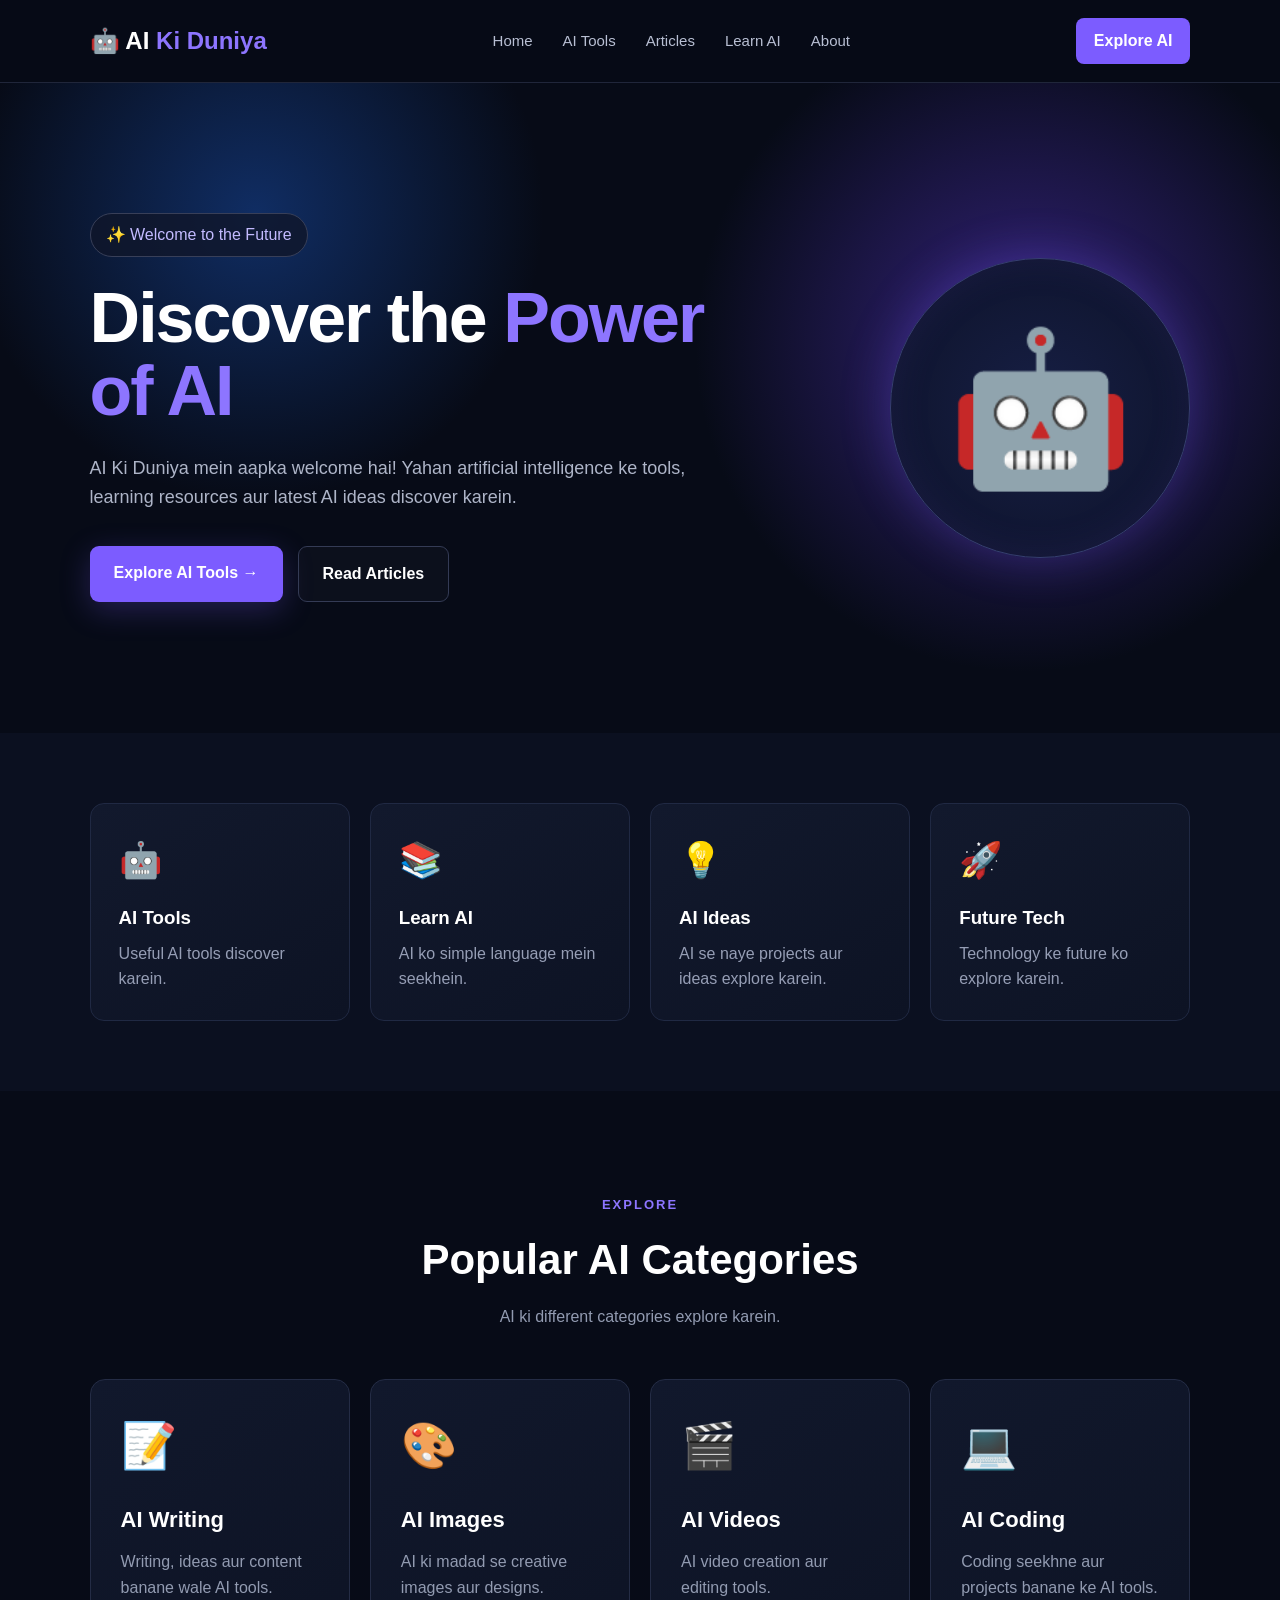
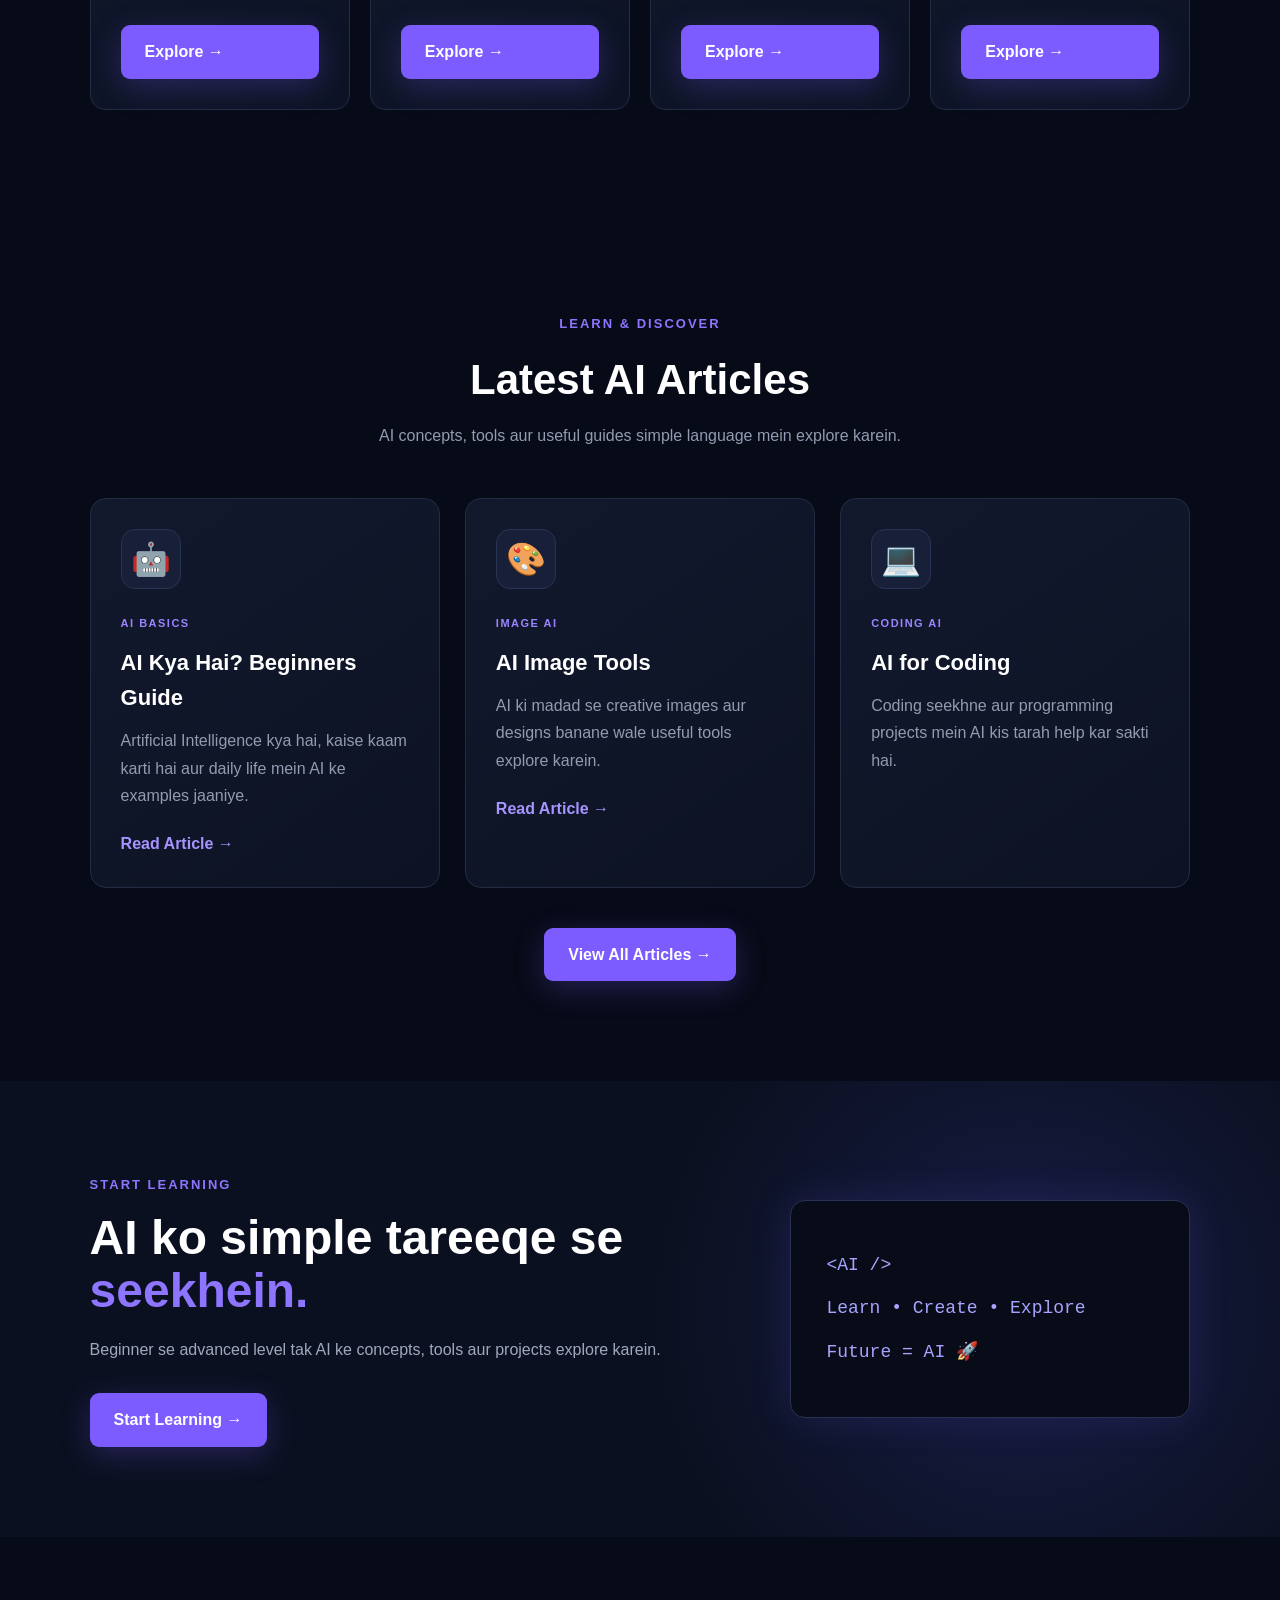
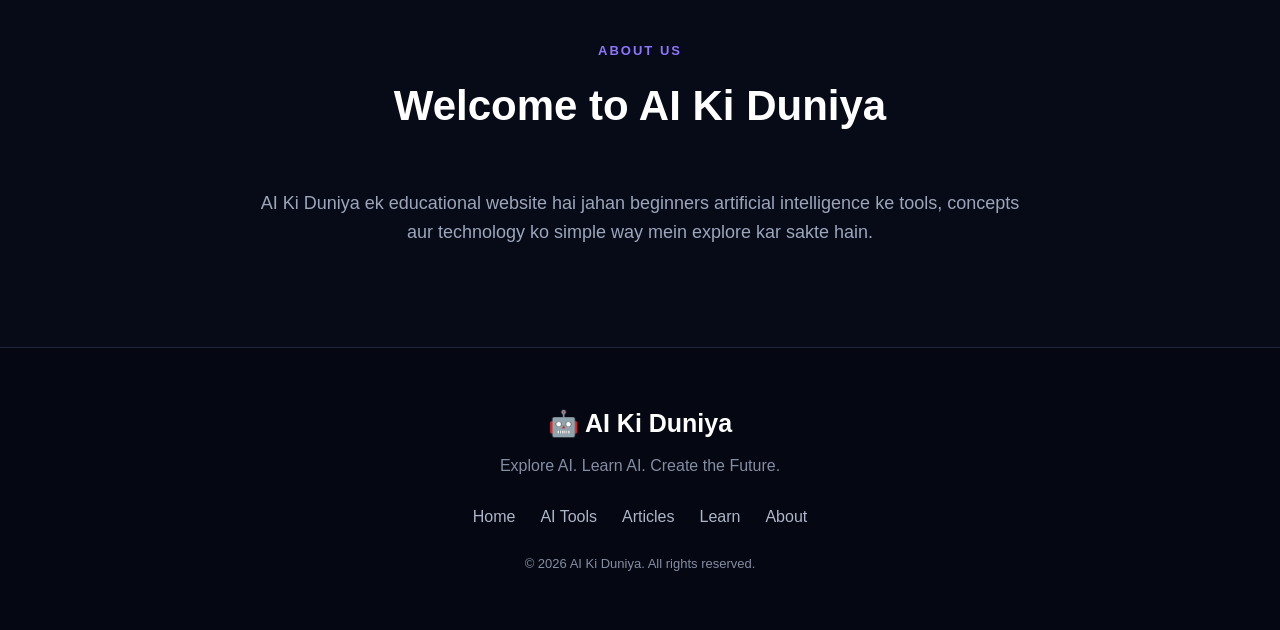
<file: index.html>
<!DOCTYPE html><html lang="en">
<head>
    <meta charset="UTF-8">
    <meta name="viewport" content="width=device-width, initial-scale=1.0"><meta name="description" content="AI Ki Duniya - Explore AI tools, learn artificial intelligence and discover useful AI articles.">

<title>AI Ki Duniya | Explore the Future</title>

<meta name="google-site-verification" content="D-cada-K-jp9tVQpai0AjSvyXF4azzEEL2dc_AWIbtM" />

<link rel="stylesheet" href="style.css">

<style>

    /* ===== LATEST ARTICLES ===== */

    .latest-articles {
        padding: 100px 7%;
        background: #070b17;
    }

    .latest-article-grid {
        display: grid;
        grid-template-columns: repeat(3, 1fr);
        gap: 25px;
    }

    .latest-article-card {
        padding: 30px;

        background: linear-gradient(
            145deg,
            #12192d,
            #0d1324
        );

        border: 1px solid #242c45;
        border-radius: 16px;

        transition: 0.3s;
    }

    .latest-article-card:hover {
        transform: translateY(-8px);
        border-color: #7c5cff;
        box-shadow:
            0 18px 45px rgba(0,0,0,0.3);
    }

    .latest-article-icon {
        width: 60px;
        height: 60px;

        display: flex;
        align-items: center;
        justify-content: center;

        font-size: 32px;

        background: #181f38;
        border: 1px solid #293452;
        border-radius: 14px;

        margin-bottom: 20px;
    }

    .latest-article-category {
        color: #9b84ff;
        font-size: 11px;
        font-weight: bold;
        letter-spacing: 1.5px;
    }

    .latest-article-card h3 {
        font-size: 22px;
        margin: 10px 0 12px;
    }

    .latest-article-card p {
        color: #929bb1;
        line-height: 1.7;
        margin-bottom: 22px;
    }

    .latest-article-card a {
        color: #a694ff;
        font-weight: bold;
    }

    .latest-article-card a:hover {
        color: white;
    }

    .articles-view-all {
        text-align: center;
        margin-top: 40px;
    }

    /* ===== MOBILE ===== */

    @media (max-width: 900px) {

        .latest-article-grid {
            grid-template-columns: repeat(2, 1fr);
        }

    }

    @media (max-width: 600px) {

        .latest-articles {
            padding: 70px 5%;
        }

        .latest-article-grid {
            grid-template-columns: 1fr;
        }

    }

</style>

</head><body><!-- ===== NAVBAR ===== -->

<header class="navbar">

    <a href="#home" class="logo">
        🤖 AI <span>Ki Duniya</span>
    </a>

    <nav>

        <a href="#home">
            Home
        </a>

        <a href="tools.html">
            AI Tools
        </a>

        
        <a href="articles.html">
            Articles
        </a>

        <a href="#learn">
            Learn AI
        </a>

        <a href="#about">
            About
        </a>

    </nav>

    <a href="tools.html" class="nav-button">
        Explore AI
    </a>

</header>


<!-- ===== HERO ===== -->

<section class="hero" id="home">

    <div class="hero-content">

        <div class="badge">
            ✨ Welcome to the Future
        </div>

        <h1>
            Discover the
            <span>Power of AI</span>
        </h1>

        <p>
            AI Ki Duniya mein aapka welcome hai!
            Yahan artificial intelligence ke tools,
            learning resources aur latest AI ideas
            discover karein.
        </p>

        <div class="hero-buttons">

            <a
                href="tools.html"
                class="primary-btn">
                Explore AI Tools →
            </a>

            <a
                href="#articles"
                class="secondary-btn">
                Read Articles
            </a>

        </div>

    </div>


    <div class="robot">
        🤖
    </div>

</section>


<!-- ===== FEATURES ===== -->

<section class="features">

    <div class="feature-card">

        <div class="icon">
            🤖
        </div>

        <h3>
            AI Tools
        </h3>

        <p>
            Useful AI tools discover karein.
        </p>

    </div>


    <div class="feature-card">

        <div class="icon">
            📚
        </div>

        <h3>
            Learn AI
        </h3>

        <p>
            AI ko simple language mein seekhein.
        </p>

    </div>


    <div class="feature-card">

        <div class="icon">
            💡
        </div>

        <h3>
            AI Ideas
        </h3>

        <p>
            AI se naye projects aur ideas explore karein.
        </p>

    </div>


    <div class="feature-card">

        <div class="icon">
            🚀
        </div>

        <h3>
            Future Tech
        </h3>

        <p>
            Technology ke future ko explore karein.
        </p>

    </div>

</section>


<!-- ===== AI TOOLS ===== -->

<section class="section" id="tools">

    <div class="section-title">

        <span>
            EXPLORE
        </span>

        <h2>
            Popular AI Categories
        </h2>

        <p>
            AI ki different categories explore karein.
        </p>

    </div>


    <div class="cards">


        <div class="card">

            <div class="card-icon">
                📝
            </div>

            <h3>
                AI Writing
            </h3>

            <p>
                Writing, ideas aur content banane wale
                AI tools.
            </p>

            <a
                href="tools.html"
                class="primary-btn">
                Explore →
            </a>

        </div>


        <div class="card">

            <div class="card-icon">
                🎨
            </div>

            <h3>
                AI Images
            </h3>

            <p>
                AI ki madad se creative images aur
                designs.
            </p>

            <a
                href="tools.html"
                class="primary-btn">
                Explore →
            </a>

        </div>


        <div class="card">

            <div class="card-icon">
                🎬
            </div>

            <h3>
                AI Videos
            </h3>

            <p>
                AI video creation aur editing tools.
            </p>

            <a
                href="tools.html"
                class="primary-btn">
                Explore →
            </a>

        </div>


        <div class="card">

            <div class="card-icon">
                💻
            </div>

            <h3>
                AI Coding
            </h3>

            <p>
                Coding seekhne aur projects banane ke
                AI tools.
            </p>

            <a
                href="tools.html"
                class="primary-btn">
                Explore →
            </a>

        </div>

    </div>

</section>


<!-- ===== LATEST AI ARTICLES ===== -->

<section
    class="latest-articles"
    id="articles">

    <div class="section-title">

        <span>
            LEARN & DISCOVER
        </span>

        <h2>
            Latest AI Articles
        </h2>

        <p>
            AI concepts, tools aur useful guides
            simple language mein explore karein.
        </p>

    </div>


    <div class="latest-article-grid">


        <!-- ARTICLE 1 -->

        <article class="latest-article-card">

            <div class="latest-article-icon">
                🤖
            </div>

            <span class="latest-article-category">
                AI BASICS
            </span>

            <h3>
                AI Kya Hai? Beginners Guide
            </h3>

            <p>
                Artificial Intelligence kya hai,
                kaise kaam karti hai aur daily life
                mein AI ke examples jaaniye.
            </p>

            <a href="article-ai-basics.html">
                Read Article →
            </a>

        </article>


        <!-- ARTICLE 2 -->

        <article class="latest-article-card">

            <div class="latest-article-icon">
                🎨
            </div>

            <span class="latest-article-category">
                IMAGE AI
            </span>

            <h3>
                AI Image Tools
            </h3>

            <p>
                AI ki madad se creative images aur
                designs banane wale useful tools
                explore karein.
            </p>

            <a href="articles.html">
                Read Article →
            </a>

        </article>


        <!-- ARTICLE 3 -->

        <article class="latest-article-card">

            <div class="latest-article-icon">
                💻
            </div>

            <span class="latest-article-category">
                CODING AI
            </span>

            <h3>
                AI for Coding
            </h3>

            <p>
                Coding seekhne aur programming projects
                mein AI kis tarah help kar sakti hai.
            </p>

            <a 
                <a href="article-ai-coding.html">
            </a>

        </article>

    </div>


    <div class="articles-view-all">

        <a
            href="articles.html"
            class="primary-btn">
            View All Articles →
        </a>

    </div>

</section>


<!-- ===== LEARN SECTION ===== -->

<section
    class="learn-section"
    id="learn">

    <div class="learn-content">

        <span>
            START LEARNING
        </span>

        <h2>
            AI ko simple tareeqe se
            <strong>seekhein.</strong>
        </h2>

        <p>
            Beginner se advanced level tak AI ke
            concepts, tools aur projects explore karein.
        </p>

        <a
            href="articles.html"
            class="primary-btn">
            Start Learning →
        </a>

    </div>


    <div class="learn-box">

        <div class="code-line">
            &lt;AI /&gt;
        </div>

        <div class="code-line">
            Learn • Create • Explore
        </div>

        <div class="code-line">
            Future = AI 🚀
        </div>

    </div>

</section>


<!-- ===== ABOUT ===== -->

<section
    class="about"
    id="about">

    <div class="section-title">

        <span>
            ABOUT US
        </span>

        <h2>
            Welcome to AI Ki Duniya
        </h2>

    </div>

    <p>
        AI Ki Duniya ek educational website hai jahan
        beginners artificial intelligence ke tools,
        concepts aur technology ko simple way mein
        explore kar sakte hain.
    </p>

</section>


<!-- ===== FOOTER ===== -->

<footer>

    <div class="footer-logo">
        🤖 AI Ki Duniya
    </div>

    <p>
        Explore AI. Learn AI. Create the Future.
    </p>

    <div class="footer-links">

        <a href="#home">
            Home
        </a>

        <a href="tools.html">
            AI Tools
        </a>

        <a href="articles.html">
            Articles
        </a>

        <a href="#learn">
            Learn
        </a>

        <a href="#about">
            About
        </a>

    </div>

    <p class="copyright">
        © 2026 AI Ki Duniya. All rights reserved.
    </p>

</footer>

</body>
  </html>
</file>
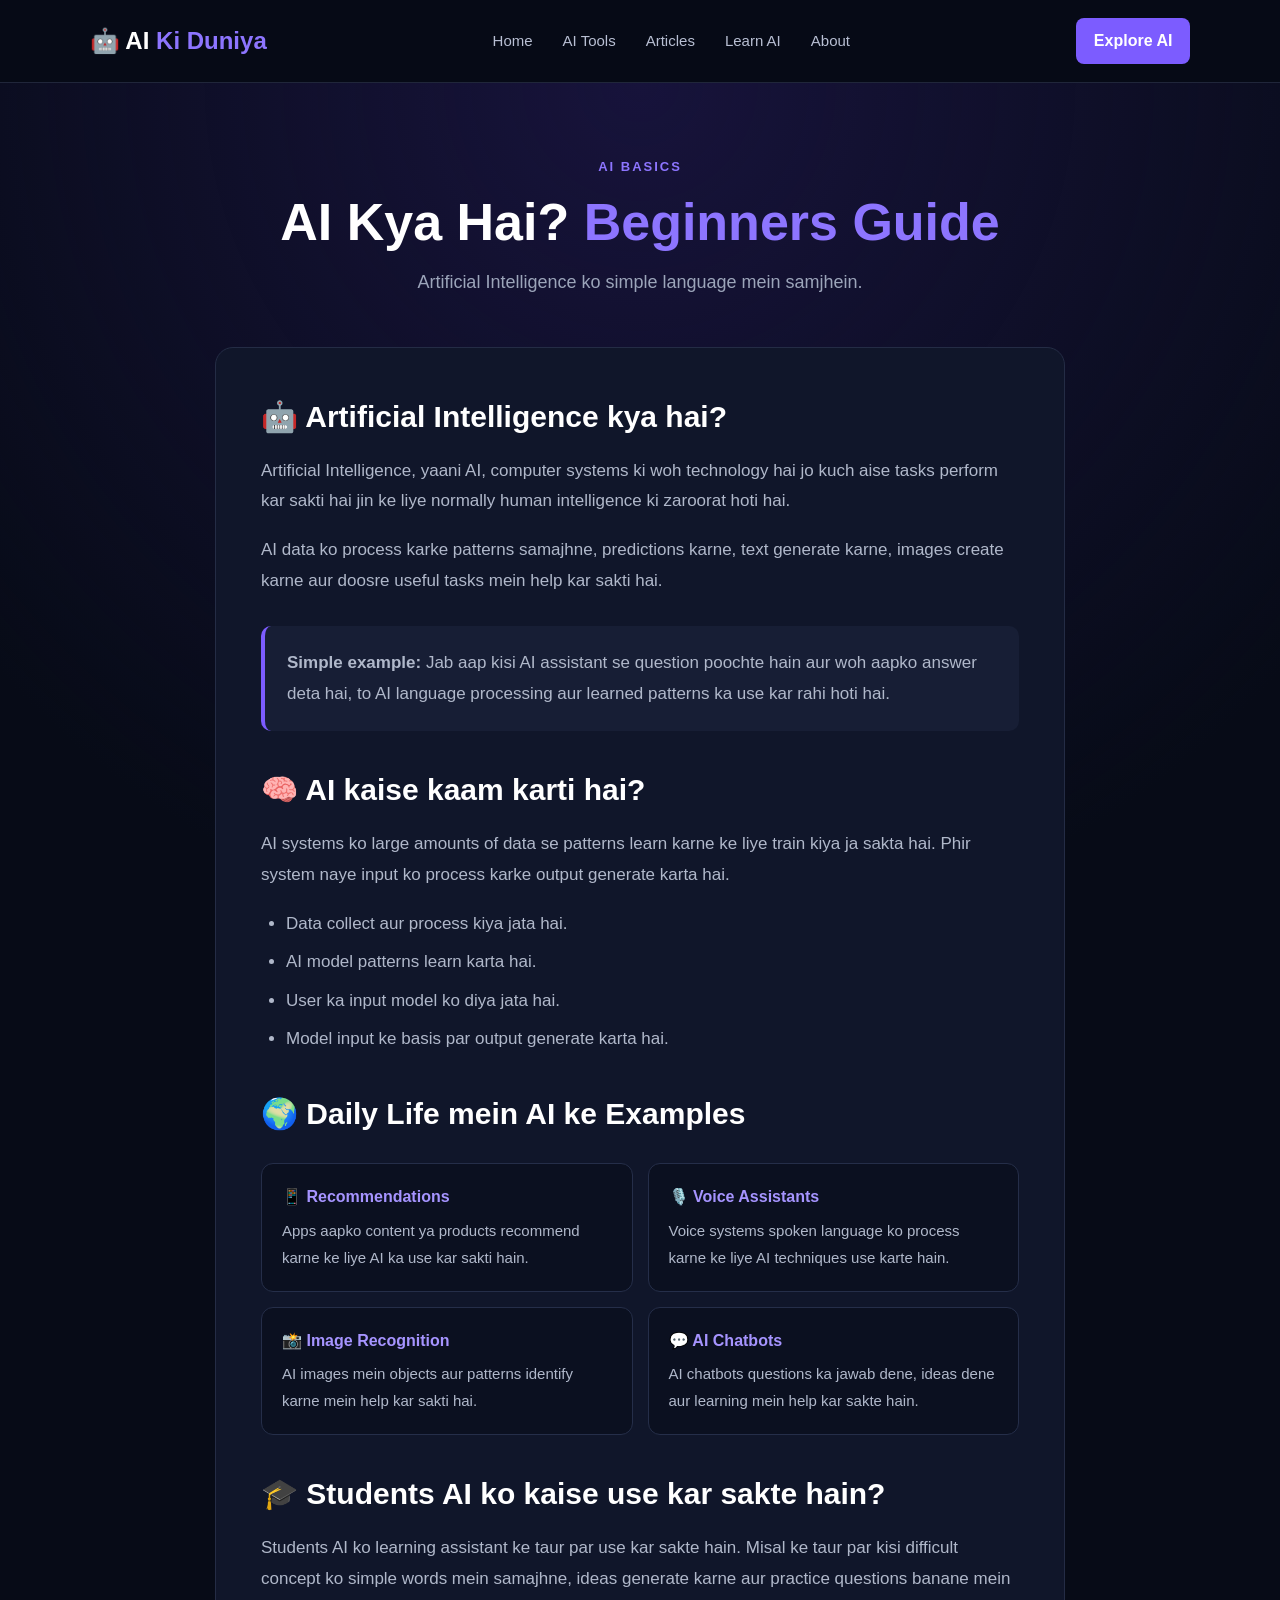
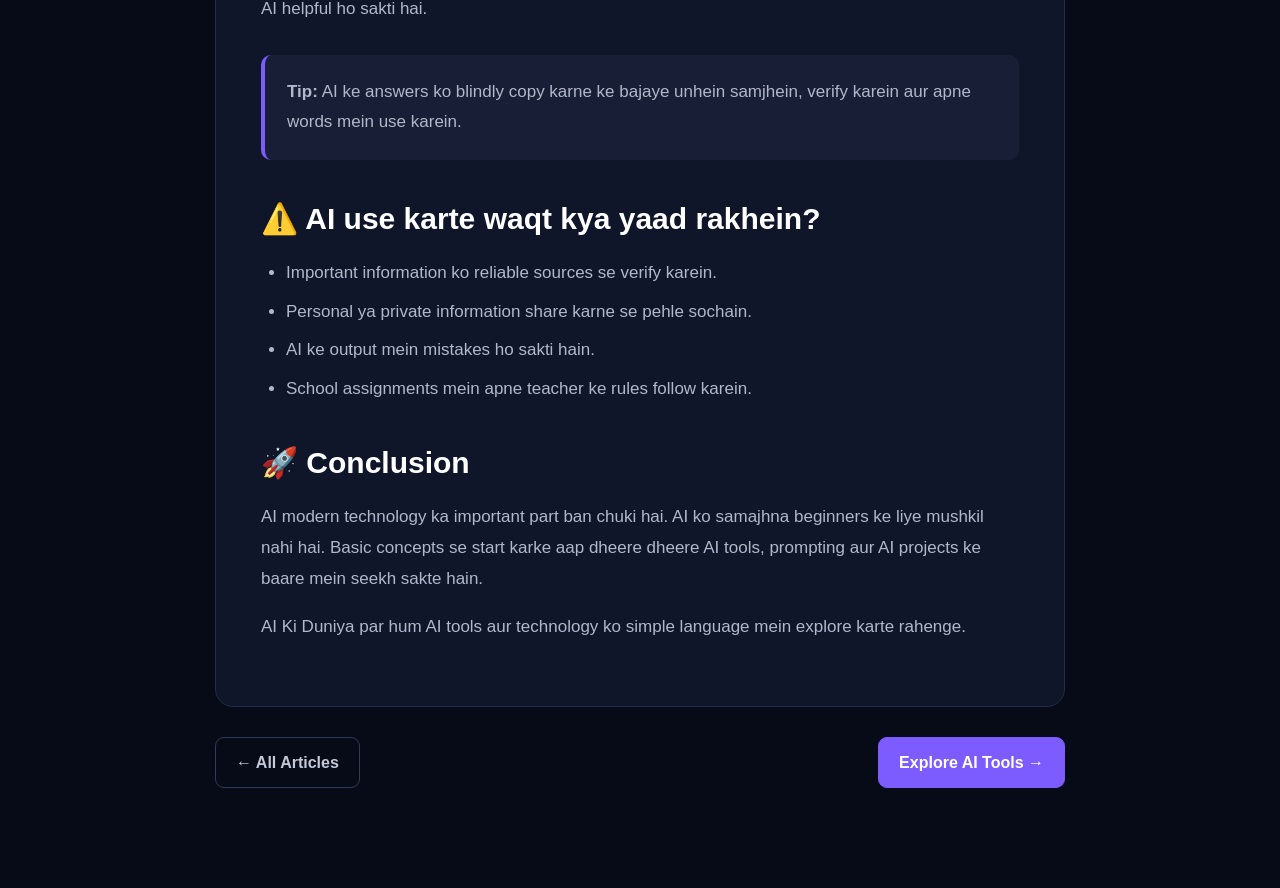
<file: article-ai-basics.html>
<!DOCTYPE html><html lang="en">
<head>
    <meta charset="UTF-8">
    <meta name="viewport" content="width=device-width, initial-scale=1.0"><meta name="description" content="AI kya hai? Beginners ke liye simple guide. Artificial Intelligence, examples, benefits aur responsible AI use ke baare mein jaaniye.">

<title>AI Kya Hai? | AI Ki Duniya</title>

<link rel="stylesheet" href="style.css">

<style>

    /* ===== ARTICLE PAGE ===== */

    .article-page {
        min-height: 100vh;
        padding: 70px 7% 100px;

        background:
            radial-gradient(
                circle at 50% 0%,
                #17133b 0%,
                transparent 35%
            ),
            #070b17;
    }


    /* ===== ARTICLE HEADER ===== */

    .article-header {
        max-width: 850px;
        margin: 0 auto 50px;
        text-align: center;
    }

    .article-header span {
        color: #8d75ff;
        font-size: 13px;
        font-weight: bold;
        letter-spacing: 2px;
    }

    .article-header h1 {
        font-size: 52px;
        line-height: 1.15;
        margin: 15px 0;
    }

    .article-header h1 strong {
        color: #8d75ff;
    }

    .article-header p {
        color: #9ca5ba;
        font-size: 18px;
    }


    /* ===== ARTICLE CONTENT ===== */

    .article-content {
        max-width: 850px;
        margin: auto;

        background: #10162a;

        border: 1px solid #242c45;
        border-radius: 18px;

        padding: 45px;
    }

    .article-content h2 {
        font-size: 30px;
        margin: 35px 0 15px;
        color: white;
    }

    .article-content h2:first-child {
        margin-top: 0;
    }

    .article-content h3 {
        font-size: 21px;
        margin: 25px 0 10px;
    }

    .article-content p {
        color: #b0b8ca;
        font-size: 17px;
        line-height: 1.8;
        margin-bottom: 18px;
    }

    .article-content ul {
        padding-left: 25px;
        margin-bottom: 25px;
    }

    .article-content li {
        color: #b0b8ca;
        font-size: 17px;
        line-height: 1.8;
        margin-bottom: 8px;
    }


    /* ===== HIGHLIGHT BOX ===== */

    .highlight {
        margin: 30px 0;
        padding: 22px;

        background: #171e35;

        border-left: 4px solid #7c5cff;
        border-radius: 10px;
    }

    .highlight p {
        margin: 0;
    }


    /* ===== EXAMPLE CARDS ===== */

    .examples {
        display: grid;
        grid-template-columns: repeat(2, 1fr);
        gap: 15px;
        margin: 25px 0;
    }

    .example {
        padding: 20px;

        background: #0b1020;

        border: 1px solid #252e49;
        border-radius: 12px;
    }

    .example strong {
        display: block;
        margin-bottom: 7px;
        color: #a694ff;
    }

    .example p {
        font-size: 15px;
        margin: 0;
    }


    /* ===== BACK BUTTON ===== */

    .article-navigation {
        max-width: 850px;
        margin: 30px auto 0;

        display: flex;
        justify-content: space-between;
        gap: 15px;
    }

    .article-navigation a {
        padding: 12px 20px;

        border-radius: 9px;

        border: 1px solid #303955;

        color: #c4c9d8;

        font-weight: bold;

        transition: 0.3s;
    }

    .article-navigation a:hover {
        border-color: #7c5cff;
        color: white;
    }

    .article-navigation .main-btn {
        background: #7c5cff;
        border-color: #7c5cff;
        color: white;
    }


    /* ===== MOBILE ===== */

    @media (max-width: 700px) {

        .article-page {
            padding: 50px 5% 70px;
        }

        .article-header h1 {
            font-size: 36px;
        }

        .article-header p {
            font-size: 16px;
        }

        .article-content {
            padding: 25px 20px;
        }

        .article-content h2 {
            font-size: 25px;
        }

        .article-content p,
        .article-content li {
            font-size: 16px;
        }

        .examples {
            grid-template-columns: 1fr;
        }

        .article-navigation {
            flex-direction: column;
        }

        .article-navigation a {
            text-align: center;
        }

    }

</style>

</head><body><!-- ===== NAVBAR ===== -->

<header class="navbar">

    <a href="index.html" class="logo">
        🤖 AI <span>Ki Duniya</span>
    </a>

    <nav>

        <a href="index.html">
            Home
        </a>

        <a href="tools.html">
            AI Tools
        </a>

        <a href="articles.html">
            Articles
        </a>

        <a href="index.html#learn">
            Learn AI
        </a>

        <a href="index.html#about">
            About
        </a>

    </nav>

    <a
        href="tools.html"
        class="nav-button">
        Explore AI
    </a>

</header>


<!-- ===== ARTICLE ===== -->

<main class="article-page">


    <!-- HEADER -->

    <div class="article-header">

        <span>
            AI BASICS
        </span>

        <h1>
            AI Kya Hai?
            <strong>Beginners Guide</strong>
        </h1>

        <p>
            Artificial Intelligence ko simple language mein samjhein.
        </p>

    </div>


    <!-- CONTENT -->

    <article class="article-content">


        <h2>
            🤖 Artificial Intelligence kya hai?
        </h2>

        <p>
            Artificial Intelligence, yaani AI, computer systems
            ki woh technology hai jo kuch aise tasks perform
            kar sakti hai jin ke liye normally human intelligence
            ki zaroorat hoti hai.
        </p>

        <p>
            AI data ko process karke patterns samajhne,
            predictions karne, text generate karne, images
            create karne aur doosre useful tasks mein help
            kar sakti hai.
        </p>


        <div class="highlight">

            <p>
                <strong>Simple example:</strong>
                Jab aap kisi AI assistant se question poochte hain
                aur woh aapko answer deta hai, to AI language
                processing aur learned patterns ka use kar rahi hoti hai.
            </p>

        </div>


        <h2>
            🧠 AI kaise kaam karti hai?
        </h2>

        <p>
            AI systems ko large amounts of data se patterns
            learn karne ke liye train kiya ja sakta hai.
            Phir system naye input ko process karke output
            generate karta hai.
        </p>

        <ul>

            <li>
                Data collect aur process kiya jata hai.
            </li>

            <li>
                AI model patterns learn karta hai.
            </li>

            <li>
                User ka input model ko diya jata hai.
            </li>

            <li>
                Model input ke basis par output generate karta hai.
            </li>

        </ul>


        <h2>
            🌍 Daily Life mein AI ke Examples
        </h2>

        <div class="examples">

            <div class="example">

                <strong>📱 Recommendations</strong>

                <p>
                    Apps aapko content ya products recommend
                    karne ke liye AI ka use kar sakti hain.
                </p>

            </div>


            <div class="example">

                <strong>🎙️ Voice Assistants</strong>

                <p>
                    Voice systems spoken language ko process
                    karne ke liye AI techniques use karte hain.
                </p>

            </div>


            <div class="example">

                <strong>📸 Image Recognition</strong>

                <p>
                    AI images mein objects aur patterns
                    identify karne mein help kar sakti hai.
                </p>

            </div>


            <div class="example">

                <strong>💬 AI Chatbots</strong>

                <p>
                    AI chatbots questions ka jawab dene,
                    ideas dene aur learning mein help kar sakte hain.
                </p>

            </div>

        </div>


        <h2>
            🎓 Students AI ko kaise use kar sakte hain?
        </h2>

        <p>
            Students AI ko learning assistant ke taur par
            use kar sakte hain. Misal ke taur par kisi difficult
            concept ko simple words mein samajhne, ideas
            generate karne aur practice questions banane mein
            AI helpful ho sakti hai.
        </p>

        <div class="highlight">

            <p>
                <strong>Tip:</strong>
                AI ke answers ko blindly copy karne ke bajaye
                unhein samjhein, verify karein aur apne words
                mein use karein.
            </p>

        </div>


        <h2>
            ⚠️ AI use karte waqt kya yaad rakhein?
        </h2>

        <ul>

            <li>
                Important information ko reliable sources se verify karein.
            </li>

            <li>
                Personal ya private information share karne se pehle sochain.
            </li>

            <li>
                AI ke output mein mistakes ho sakti hain.
            </li>

            <li>
                School assignments mein apne teacher ke rules follow karein.
            </li>

        </ul>


        <h2>
            🚀 Conclusion
        </h2>

        <p>
            AI modern technology ka important part ban chuki hai.
            AI ko samajhna beginners ke liye mushkil nahi hai.
            Basic concepts se start karke aap dheere dheere
            AI tools, prompting aur AI projects ke baare mein
            seekh sakte hain.
        </p>

        <p>
            AI Ki Duniya par hum AI tools aur technology ko
            simple language mein explore karte rahenge.
        </p>


    </article>


    <!-- ===== NAVIGATION ===== -->

    <div class="article-navigation">

        <a href="articles.html">
            ← All Articles
        </a>

        <a
            href="tools.html"
            class="main-btn">
            Explore AI Tools →
        </a>

    </div>


</main>

</body>
  </html>
</file>
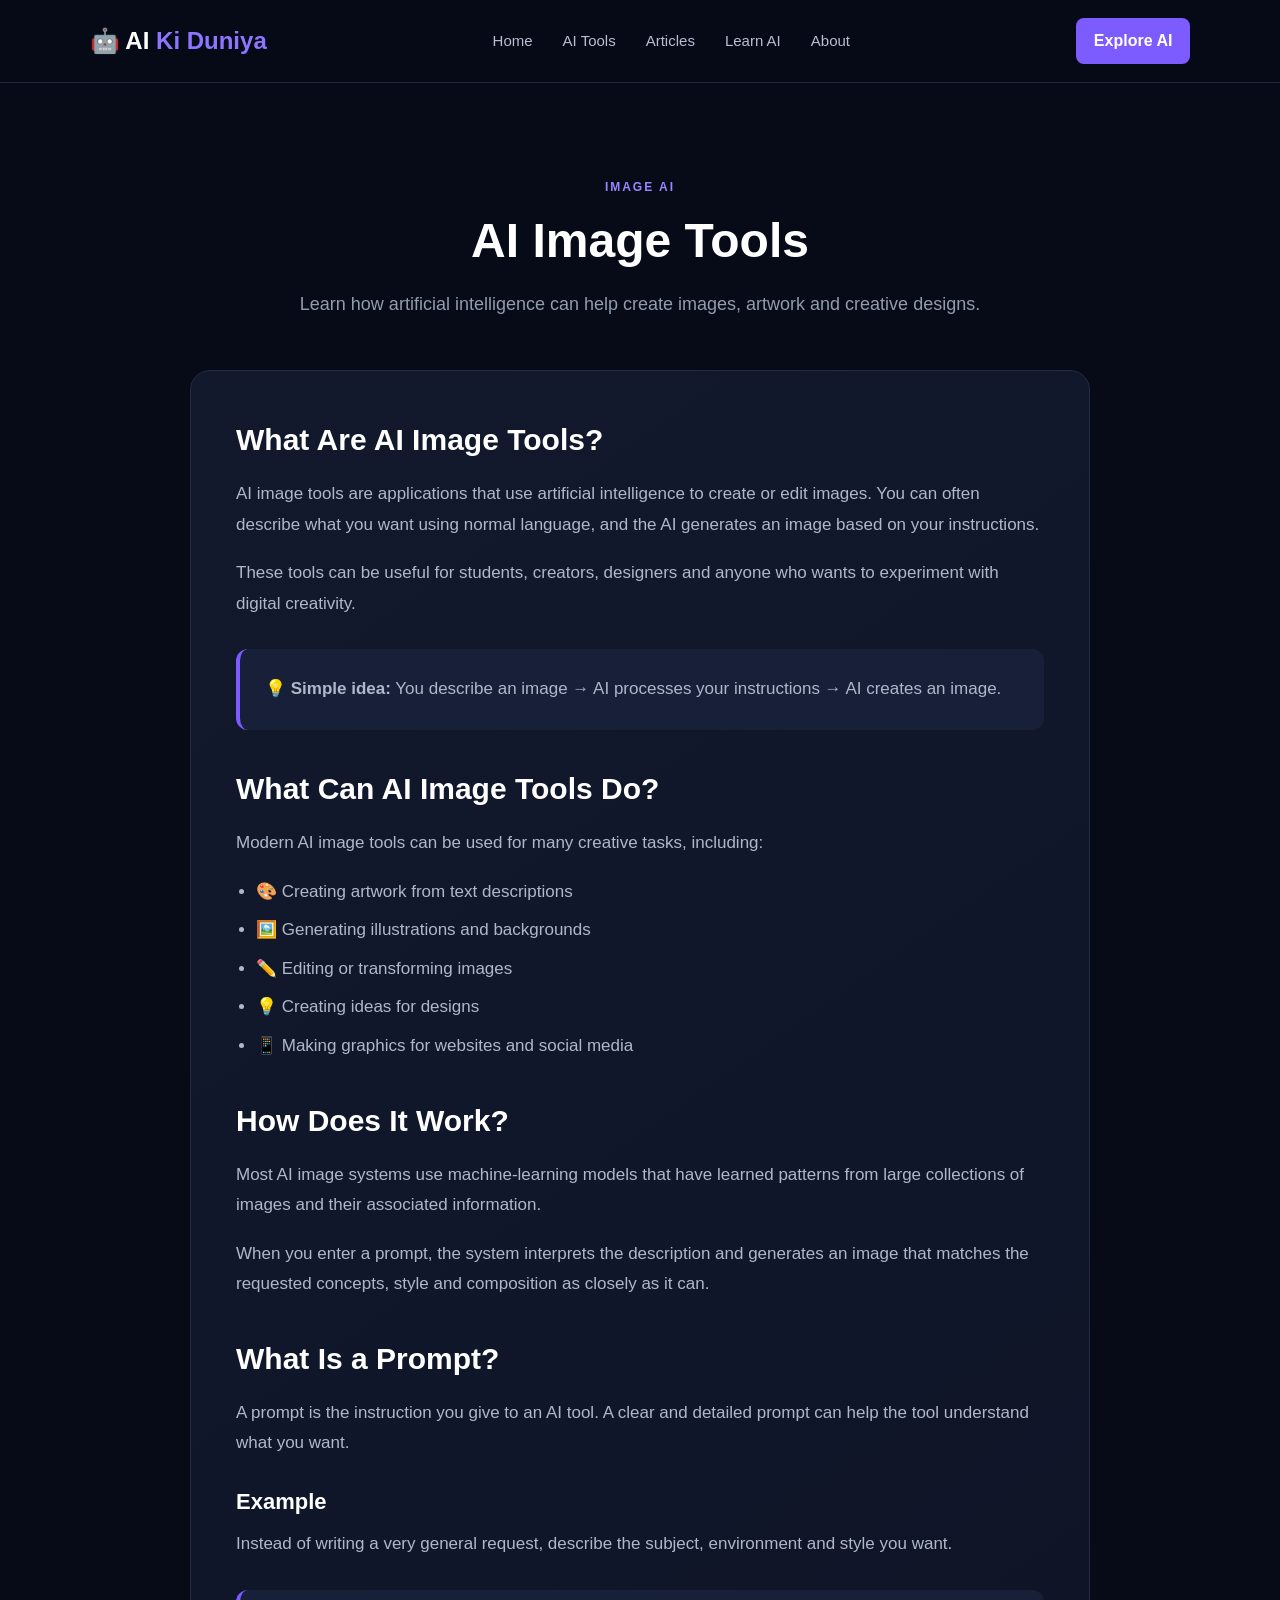
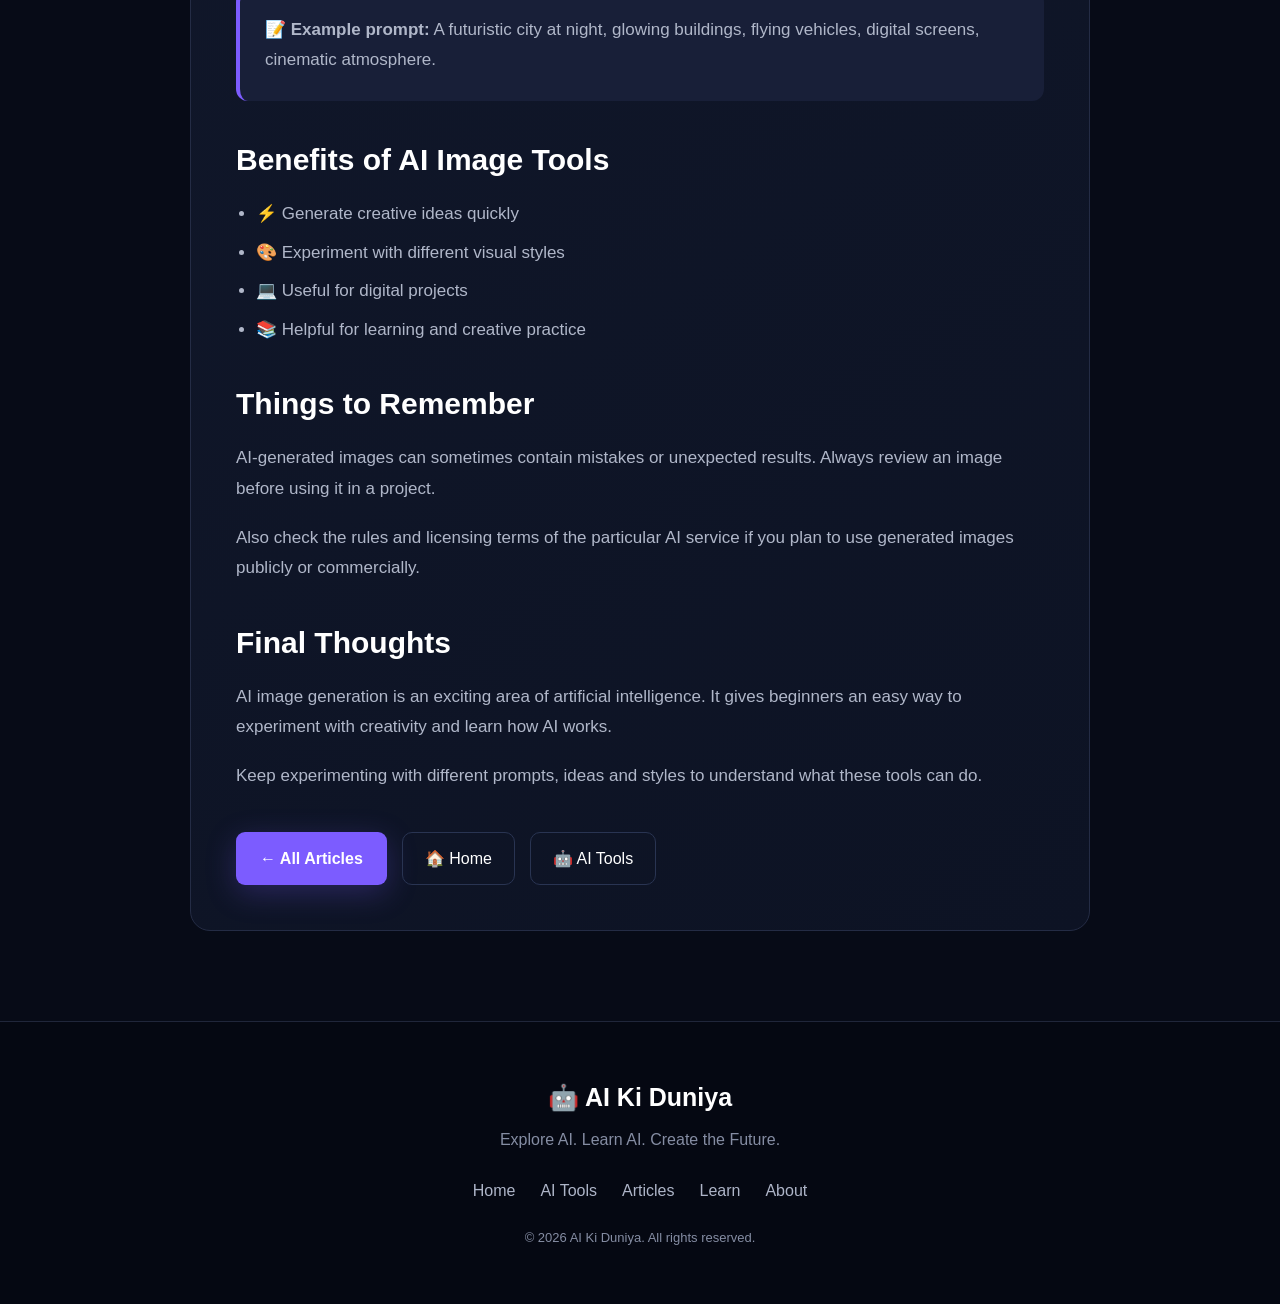
<file: article-ai-images.html>
<!DOCTYPE html>
<html lang="en">

<head>
    <meta charset="UTF-8">
    <meta name="viewport" content="width=device-width, initial-scale=1.0">

    <meta name="description"
        content="Learn about AI image tools, how they work, and how beginners can use artificial intelligence to create images and designs.">

    <title>AI Image Tools | AI Ki Duniya</title>

    <link rel="stylesheet" href="style.css">

    <style>
        /* ===== ARTICLE PAGE ===== */

        .article-page {
            min-height: 100vh;
            padding: 90px 7%;
            background: #070b17;
        }

        .article-container {
            max-width: 900px;
            margin: auto;
        }

        .article-header {
            text-align: center;
            margin-bottom: 50px;
        }

        .article-category {
            display: inline-block;
            color: #9b84ff;
            font-size: 12px;
            font-weight: bold;
            letter-spacing: 2px;
            margin-bottom: 15px;
        }

        .article-header h1 {
            font-size: 48px;
            line-height: 1.2;
            margin-bottom: 20px;
        }

        .article-header p {
            color: #929bb1;
            font-size: 18px;
            line-height: 1.7;
        }

        .article-content {
            background: linear-gradient(
                145deg,
                #12192d,
                #0d1324
            );

            border: 1px solid #242c45;
            border-radius: 20px;
            padding: 45px;
        }

        .article-content h2 {
            font-size: 30px;
            margin-top: 35px;
            margin-bottom: 15px;
        }

        .article-content h2:first-child {
            margin-top: 0;
        }

        .article-content h3 {
            font-size: 22px;
            margin-top: 25px;
            margin-bottom: 10px;
        }

        .article-content p {
            color: #b0b7c9;
            font-size: 17px;
            line-height: 1.8;
            margin-bottom: 18px;
        }

        .article-content ul {
            margin: 15px 0 25px 20px;
        }

        .article-content li {
            color: #b0b7c9;
            font-size: 17px;
            line-height: 1.8;
            margin-bottom: 8px;
        }

        .highlight-box {
            margin: 30px 0;
            padding: 25px;

            background: #181f38;
            border-left: 4px solid #7c5cff;
            border-radius: 12px;
        }

        .highlight-box p {
            margin: 0;
        }

        .article-buttons {
            display: flex;
            gap: 15px;
            flex-wrap: wrap;
            margin-top: 40px;
        }

        .back-btn {
            display: inline-block;
            padding: 13px 22px;
            border: 1px solid #293452;
            border-radius: 10px;
            color: white;
            transition: 0.3s;
        }

        .back-btn:hover {
            border-color: #7c5cff;
            background: #181f38;
        }

        /* ===== MOBILE ===== */

        @media (max-width: 600px) {

            .article-page {
                padding: 60px 5%;
            }

            .article-header h1 {
                font-size: 34px;
            }

            .article-header p {
                font-size: 16px;
            }

            .article-content {
                padding: 25px;
            }

            .article-content h2 {
                font-size: 25px;
            }

            .article-content p,
            .article-content li {
                font-size: 16px;
            }

        }
    </style>

</head>

<body>

    <!-- ===== NAVBAR ===== -->

    <header class="navbar">

        <a href="index.html" class="logo">
            🤖 AI <span>Ki Duniya</span>
        </a>

        <nav>

            <a href="index.html">
                Home
            </a>

            <a href="tools.html">
                AI Tools
            </a>

            <a href="articles.html">
                Articles
            </a>

            <a href="index.html#learn">
                Learn AI
            </a>

            <a href="index.html#about">
                About
            </a>

        </nav>

        <a href="tools.html" class="nav-button">
            Explore AI
        </a>

    </header>


    <!-- ===== ARTICLE ===== -->

    <main class="article-page">

        <div class="article-container">

            <div class="article-header">

                <span class="article-category">
                    IMAGE AI
                </span>

                <h1>
                    AI Image Tools
                </h1>

                <p>
                    Learn how artificial intelligence can help
                    create images, artwork and creative designs.
                </p>

            </div>


            <article class="article-content">

                <h2>
                    What Are AI Image Tools?
                </h2>

                <p>
                    AI image tools are applications that use
                    artificial intelligence to create or edit
                    images. You can often describe what you want
                    using normal language, and the AI generates
                    an image based on your instructions.
                </p>

                <p>
                    These tools can be useful for students,
                    creators, designers and anyone who wants to
                    experiment with digital creativity.
                </p>


                <div class="highlight-box">

                    <p>
                        💡 <strong>Simple idea:</strong>
                        You describe an image → AI processes
                        your instructions → AI creates an image.
                    </p>

                </div>


                <h2>
                    What Can AI Image Tools Do?
                </h2>

                <p>
                    Modern AI image tools can be used for many
                    creative tasks, including:
                </p>

                <ul>

                    <li>
                        🎨 Creating artwork from text descriptions
                    </li>

                    <li>
                        🖼️ Generating illustrations and backgrounds
                    </li>

                    <li>
                        ✏️ Editing or transforming images
                    </li>

                    <li>
                        💡 Creating ideas for designs
                    </li>

                    <li>
                        📱 Making graphics for websites and social media
                    </li>

                </ul>


                <h2>
                    How Does It Work?
                </h2>

                <p>
                    Most AI image systems use machine-learning
                    models that have learned patterns from large
                    collections of images and their associated
                    information.
                </p>

                <p>
                    When you enter a prompt, the system interprets
                    the description and generates an image that
                    matches the requested concepts, style and
                    composition as closely as it can.
                </p>


                <h2>
                    What Is a Prompt?
                </h2>

                <p>
                    A prompt is the instruction you give to an AI
                    tool. A clear and detailed prompt can help the
                    tool understand what you want.
                </p>

                <h3>
                    Example
                </h3>

                <p>
                    Instead of writing a very general request,
                    describe the subject, environment and style
                    you want.
                </p>

                <div class="highlight-box">

                    <p>
                        📝 <strong>Example prompt:</strong>
                        A futuristic city at night, glowing
                        buildings, flying vehicles, digital
                        screens, cinematic atmosphere.
                    </p>

                </div>


                <h2>
                    Benefits of AI Image Tools
                </h2>

                <ul>

                    <li>
                        ⚡ Generate creative ideas quickly
                    </li>

                    <li>
                        🎨 Experiment with different visual styles
                    </li>

                    <li>
                        💻 Useful for digital projects
                    </li>

                    <li>
                        📚 Helpful for learning and creative practice
                    </li>

                </ul>


                <h2>
                    Things to Remember
                </h2>

                <p>
                    AI-generated images can sometimes contain
                    mistakes or unexpected results. Always review
                    an image before using it in a project.
                </p>

                <p>
                    Also check the rules and licensing terms of
                    the particular AI service if you plan to use
                    generated images publicly or commercially.
                </p>


                <h2>
                    Final Thoughts
                </h2>

                <p>
                    AI image generation is an exciting area of
                    artificial intelligence. It gives beginners
                    an easy way to experiment with creativity and
                    learn how AI works.
                </p>

                <p>
                    Keep experimenting with different prompts,
                    ideas and styles to understand what these
                    tools can do.
                </p>


                <div class="article-buttons">

                    <a
                        href="articles.html"
                        class="primary-btn">
                        ← All Articles
                    </a>

                    <a
                        href="index.html"
                        class="back-btn">
                        🏠 Home
                    </a>

                    <a
                        href="tools.html"
                        class="back-btn">
                        🤖 AI Tools
                    </a>

                </div>

            </article>

        </div>

    </main>


    <!-- ===== FOOTER ===== -->

    <footer>

        <div class="footer-logo">
            🤖 AI Ki Duniya
        </div>

        <p>
            Explore AI. Learn AI. Create the Future.
        </p>

        <div class="footer-links">

            <a href="index.html">
                Home
            </a>

            <a href="tools.html">
                AI Tools
            </a>

            <a href="articles.html">
                Articles
            </a>

            <a href="index.html#learn">
                Learn
            </a>

            <a href="index.html#about">
                About
            </a>

        </div>

        <p class="copyright">
            © 2026 AI Ki Duniya. All rights reserved.
        </p>

    </footer>

</body>

  </html>
</file>
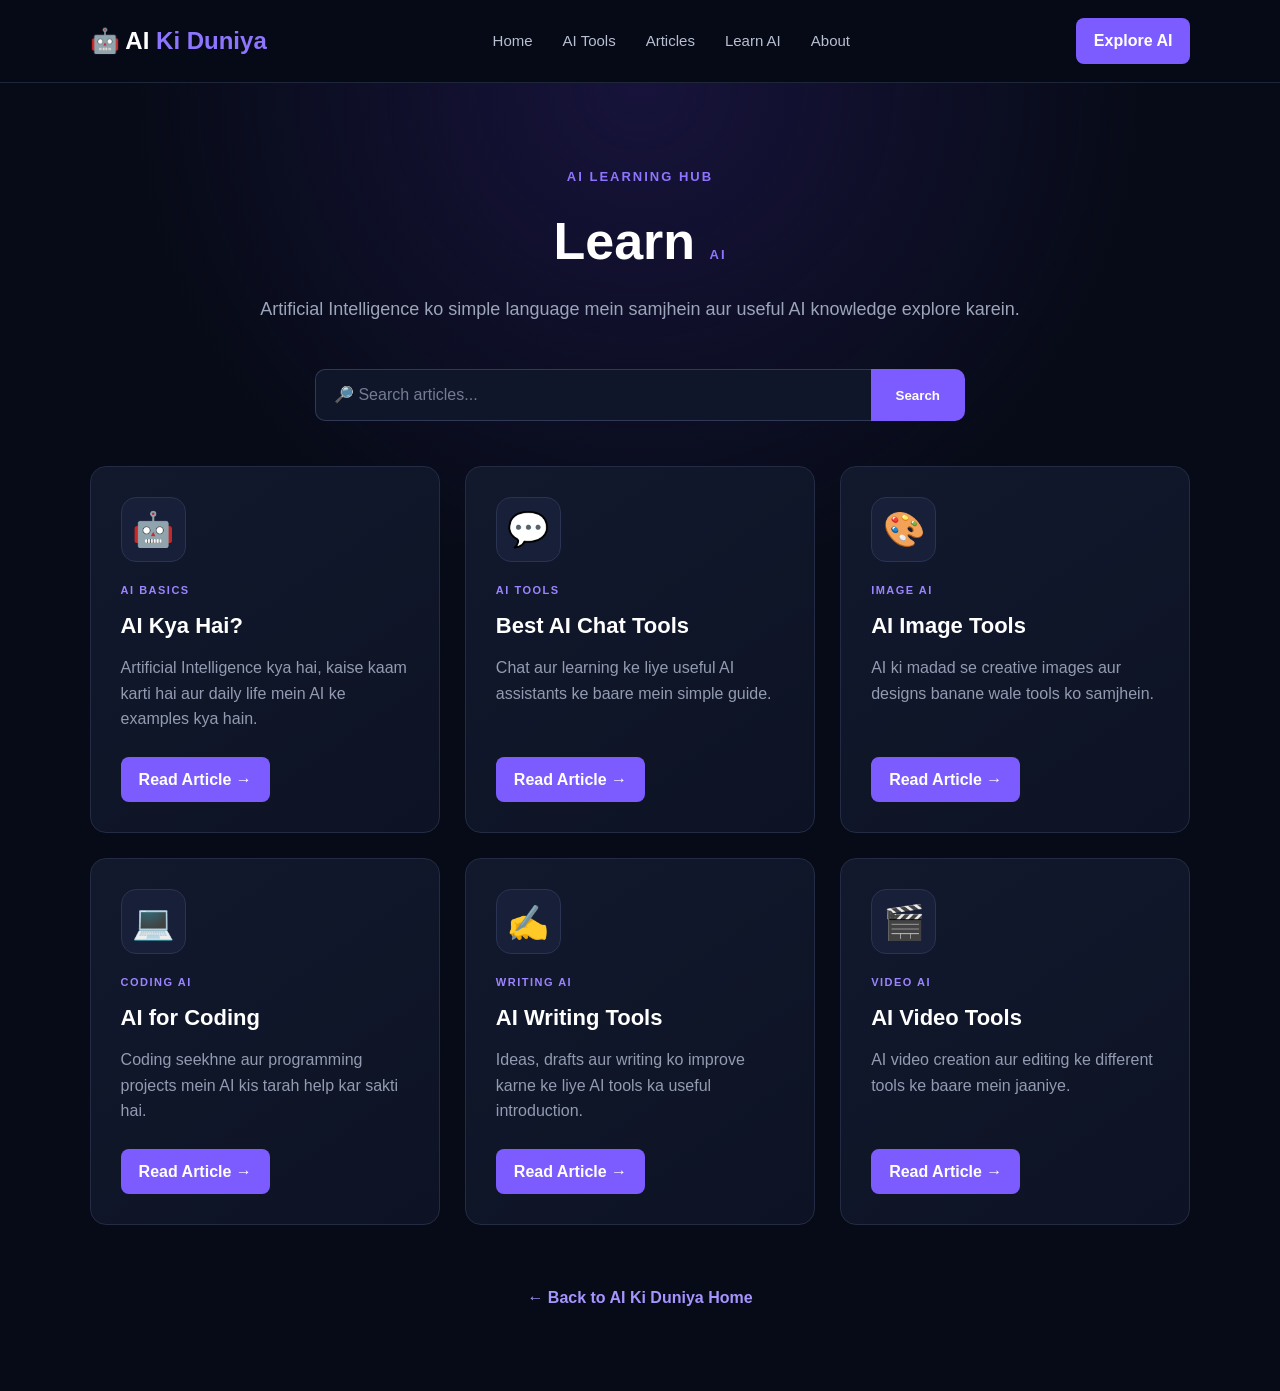
<file: articles.html>
<!DOCTYPE html><html lang="en">
<head>
    <meta charset="UTF-8">
    <meta name="viewport" content="width=device-width, initial-scale=1.0"><meta name="description" content="AI Ki Duniya - Learn about artificial intelligence, AI tools, AI images, coding, writing and more.">

<title>AI Articles | AI Ki Duniya</title>

<link rel="stylesheet" href="style.css">

<style>

    /* ===== ARTICLES PAGE ===== */

    .articles-page {
        min-height: 100vh;
        padding: 80px 7%;

        background:
            radial-gradient(
                circle at 50% 0%,
                #17133b 0%,
                transparent 35%
            ),
            #070b17;
    }


    /* ===== HEADER ===== */

    .articles-header {
        max-width: 800px;
        margin: 0 auto 45px;
        text-align: center;
    }

    .articles-header span {
        color: #8d75ff;
        font-size: 13px;
        font-weight: bold;
        letter-spacing: 2px;
    }

    .articles-header h1 {
        font-size: 52px;
        margin: 12px 0;
    }

    .articles-header h1 span {
        color: #8d75ff;
    }

    .articles-header p {
        color: #9ca5ba;
        font-size: 18px;
    }


    /* ===== SEARCH ===== */

    .article-search {
        max-width: 650px;
        margin: 0 auto 45px;
        display: flex;
    }

    .article-search input {
        flex: 1;
        min-width: 0;

        padding: 16px 18px;

        background: #10162a;
        color: white;

        border: 1px solid #303955;
        border-right: none;

        border-radius: 10px 0 0 10px;

        outline: none;
        font-size: 16px;
    }

    .article-search input::placeholder {
        color: #737c94;
    }

    .article-search input:focus {
        border-color: #7c5cff;
    }

    .article-search button {
        padding: 0 25px;

        border: none;
        background: #7c5cff;
        color: white;

        border-radius: 0 10px 10px 0;

        cursor: pointer;
        font-weight: bold;
    }


    /* ===== ARTICLE GRID ===== */

    .article-grid {
        display: grid;
        grid-template-columns: repeat(3, 1fr);
        gap: 25px;
    }


    /* ===== ARTICLE CARD ===== */

    .article-card {
        display: flex;
        flex-direction: column;

        min-height: 330px;

        padding: 30px;

        background: linear-gradient(
            145deg,
            #12192d,
            #0d1324
        );

        border: 1px solid #242c45;
        border-radius: 16px;

        transition: 0.3s;
    }

    .article-card:hover {
        transform: translateY(-8px);
        border-color: #7c5cff;

        box-shadow:
            0 18px 45px rgba(0, 0, 0, 0.3);
    }


    /* ===== ARTICLE ICON ===== */

    .article-icon {
        width: 65px;
        height: 65px;

        display: flex;
        align-items: center;
        justify-content: center;

        font-size: 34px;

        background: #181f38;

        border: 1px solid #293452;
        border-radius: 15px;

        margin-bottom: 20px;
    }


    /* ===== ARTICLE CATEGORY ===== */

    .article-category {
        color: #9b84ff;

        font-size: 11px;
        font-weight: bold;

        letter-spacing: 1.5px;

        margin-bottom: 8px;
    }


    /* ===== ARTICLE TITLE ===== */

    .article-card h2 {
        font-size: 22px;
        margin-bottom: 12px;
    }


    /* ===== ARTICLE DESCRIPTION ===== */

    .article-card p {
        color: #929bb1;
        margin-bottom: 25px;

        flex: 1;
    }


    /* ===== READ BUTTON ===== */

    .read-btn {
        display: inline-block;

        width: fit-content;

        padding: 10px 18px;

        background: #7c5cff;
        color: white;

        border-radius: 8px;

        font-weight: bold;

        transition: 0.3s;
    }

    .read-btn:hover {
        background: #6b4be5;
    }


    /* ===== NO RESULTS ===== */

    #noArticles {
        display: none;

        text-align: center;

        color: #929bb1;

        padding: 60px 0;
    }


    /* ===== BACK HOME ===== */

    .back-home {
        text-align: center;
        margin-top: 60px;
    }

    .back-home a {
        color: #a694ff;
        font-weight: bold;
    }


    /* ===== MOBILE ===== */

    @media (max-width: 1000px) {

        .article-grid {
            grid-template-columns: repeat(2, 1fr);
        }

        .articles-header h1 {
            font-size: 44px;
        }
    }


    @media (max-width: 600px) {

        .articles-page {
            padding: 55px 5%;
        }

        .articles-header h1 {
            font-size: 36px;
        }

        .articles-header p {
            font-size: 16px;
        }

        .article-search {
            width: 100%;
        }

        .article-search input {
            font-size: 14px;
            padding: 14px;
        }

        .article-search button {
            padding: 0 16px;
            font-size: 13px;
        }

        .article-grid {
            grid-template-columns: 1fr;
            gap: 18px;
        }

        .article-card {
            padding: 25px;
        }
    }

</style>

</head><body><!-- ===== NAVBAR ===== -->

<header class="navbar">

    <a href="index.html" class="logo">
        🤖 AI <span>Ki Duniya</span>
    </a>

    <nav>

        <a href="index.html">
            Home
        </a>

        <a href="tools.html">
            AI Tools
        </a>

        <a href="articles.html">
            Articles
        </a>

        <a href="index.html#learn">
            Learn AI
        </a>

        <a href="index.html#about">
            About
        </a>

    </nav>

    <a
        href="tools.html"
        class="nav-button">
        Explore AI
    </a>

</header>


<!-- ===== MAIN ===== -->

<main class="articles-page">


    <!-- HEADER -->

    <div class="articles-header">

        <span>
            AI LEARNING HUB
        </span>

        <h1>
            Learn <span>AI</span>
        </h1>

        <p>
            Artificial Intelligence ko simple language mein
            samjhein aur useful AI knowledge explore karein.
        </p>

    </div>


    <!-- SEARCH -->

    <div class="article-search">

        <input
            type="search"
            id="articleSearch"
            placeholder="🔎 Search articles..."
            oninput="searchArticles()"
        >

        <button onclick="searchArticles()">
            Search
        </button>

    </div>


    <!-- ===== ARTICLES ===== -->

    <div
        class="article-grid"
        id="articleGrid">


        <!-- ARTICLE 1 -->

        <article class="article-card">

            <div class="article-icon">
                🤖
            </div>

            <span class="article-category">
                AI BASICS
            </span>

            <h2>
                AI Kya Hai?
            </h2>

            <p>
                Artificial Intelligence kya hai,
                kaise kaam karti hai aur daily life
                mein AI ke examples kya hain.
            </p>

            <a
                href="article-ai-basics.html"
                class="read-btn">
                Read Article →
            </a>

        </article>


        <!-- ARTICLE 2 -->

        <article class="article-card">

            <div class="article-icon">
                💬
            </div>

            <span class="article-category">
                AI TOOLS
            </span>

            <h2>
                Best AI Chat Tools
            </h2>

            <p>
                Chat aur learning ke liye useful
                AI assistants ke baare mein simple guide.
            </p>

            <a
                href="article-chat-ai.html"
                class="read-btn">
                Read Article →
            </a>

        </article>


        <!-- ARTICLE 3 -->

        <article class="article-card">

            <div class="article-icon">
                🎨
            </div>

            <span class="article-category">
                IMAGE AI
            </span>

            <h2>
                AI Image Tools
            </h2>

            <p>
                AI ki madad se creative images aur
                designs banane wale tools ko samjhein.
            </p>

            <a
                href="article-ai-images.html"
                class="read-btn">
                Read Article →
            </a>

        </article>


        <!-- ARTICLE 4 -->

        <article class="article-card">

            <div class="article-icon">
                💻
            </div>

            <span class="article-category">
                CODING AI
            </span>

            <h2>
                AI for Coding
            </h2>

            <p>
                Coding seekhne aur programming projects
                mein AI kis tarah help kar sakti hai.
            </p>

            <a
                href="article-ai-coding.html"
                class="read-btn">
                Read Article →
            </a>

        </article>


        <!-- ARTICLE 5 -->

        <article class="article-card">

            <div class="article-icon">
                ✍️
            </div>

            <span class="article-category">
                WRITING AI
            </span>

            <h2>
                AI Writing Tools
            </h2>

            <p>
                Ideas, drafts aur writing ko improve karne
                ke liye AI tools ka useful introduction.
            </p>

            <a
                href="article-ai-writing.html"
                class="read-btn">
                Read Article →
            </a>

        </article>


        <!-- ARTICLE 6 -->

        <article class="article-card">

            <div class="article-icon">
                🎬
            </div>

            <span class="article-category">
                VIDEO AI
            </span>

            <h2>
                AI Video Tools
            </h2>

            <p>
                AI video creation aur editing ke
                different tools ke baare mein jaaniye.
            </p>

            <a
                href="article-ai-video.html"
                class="read-btn">
                Read Article →
            </a>

        </article>


    </div>


    <!-- NO RESULTS -->

    <div id="noArticles">

        😕 No articles found.

        <br>

        <small>
            Try another search.
        </small>

    </div>


    <!-- BACK HOME -->

    <div class="back-home">

        <a href="index.html">
            ← Back to AI Ki Duniya Home
        </a>

    </div>


</main>


<!-- ===== JAVASCRIPT ===== -->

<script>

    function searchArticles() {

        const searchText =
            document
            .getElementById("articleSearch")
            .value
            .toLowerCase()
            .trim();


        const articles =
            document.querySelectorAll(".article-card");


        let visibleCount = 0;


        articles.forEach(function(article) {

            const text =
                article.innerText.toLowerCase();


            if (text.includes(searchText)) {

                article.style.display = "flex";

                visibleCount++;

            } else {

                article.style.display = "none";

            }

        });


        const noArticles =
            document.getElementById("noArticles");


        if (visibleCount === 0) {

            noArticles.style.display = "block";

        } else {

            noArticles.style.display = "none";

        }

    }

</script>

</body>
</html>
</file>
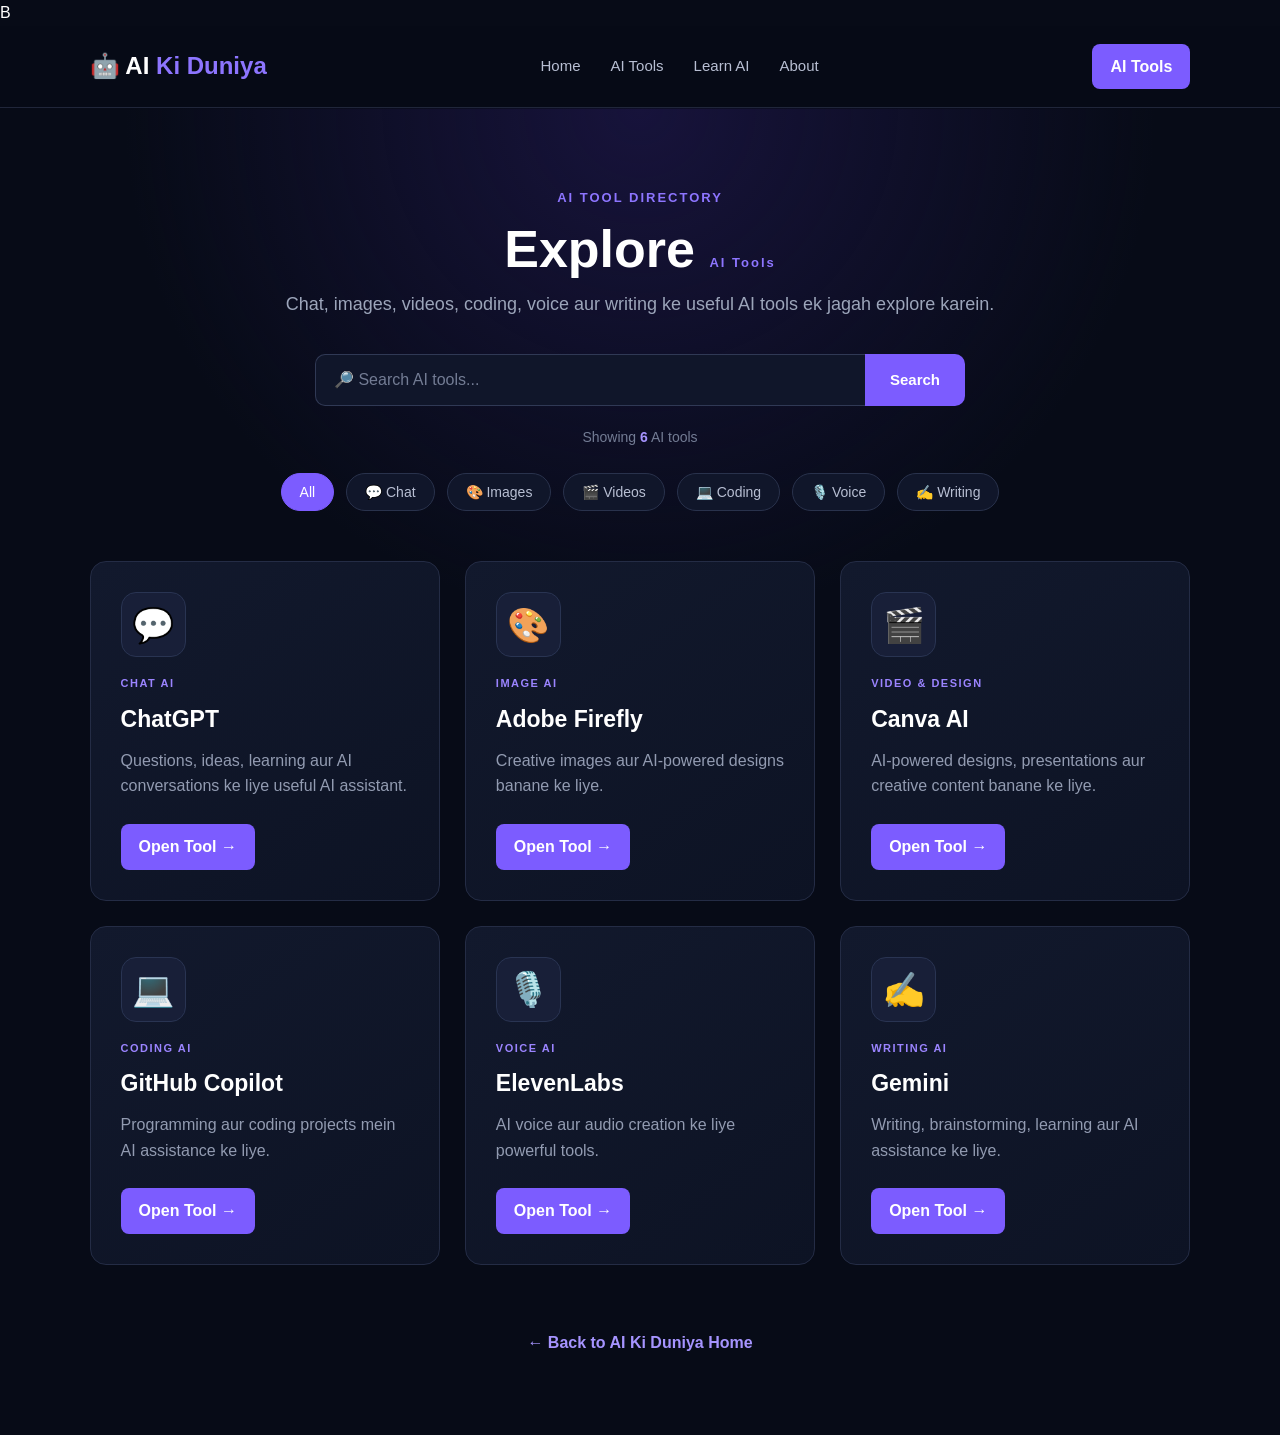
<file: tools.html>
B



<!DOCTYPE html><html lang="en">
<head>
    <meta charset="UTF-8">
    <meta name="viewport" content="width=device-width, initial-scale=1.0"><meta name="description" content="Discover useful AI tools for chat, images, videos, coding, voice and writing at AI Ki Duniya.">

<title>AI Tools | AI Ki Duniya</title>

<link rel="stylesheet" href="style.css">

<style>

    /* ===== TOOLS PAGE ===== */

    .tools-page {
        min-height: 100vh;
        padding: 80px 7%;
        background:
            radial-gradient(circle at 50% 0%, #17133b 0%, transparent 35%),
            #070b17;
    }

    .tools-header {
        text-align: center;
        max-width: 750px;
        margin: 0 auto 35px;
    }

    .tools-header span {
        color: #8d75ff;
        font-size: 13px;
        font-weight: bold;
        letter-spacing: 2px;
    }

    .tools-header h1 {
        font-size: 52px;
        line-height: 1.1;
        margin: 12px 0;
    }

    .tools-header h1 span {
        color: #8d75ff;
    }

    .tools-header p {
        color: #9ca5ba;
        font-size: 18px;
    }


    /* ===== SEARCH ===== */

    .search-box {
        max-width: 650px;
        margin: 35px auto 20px;
        display: flex;
    }

    .search-box input {
        flex: 1;
        min-width: 0;
        padding: 16px 18px;

        border: 1px solid #303955;
        border-right: none;

        background: #10162a;
        color: white;

        border-radius: 10px 0 0 10px;

        outline: none;
        font-size: 16px;
    }

    .search-box input::placeholder {
        color: #737c94;
    }

    .search-box input:focus {
        border-color: #7c5cff;
    }

    .search-box button {
        padding: 0 25px;

        border: none;
        background: #7c5cff;
        color: white;

        border-radius: 0 10px 10px 0;

        cursor: pointer;
        font-weight: bold;
        font-size: 15px;

        transition: 0.3s;
    }

    .search-box button:hover {
        background: #6b4be5;
    }


    /* ===== TOOL COUNT ===== */

    .tool-count {
        text-align: center;
        color: #737c94;
        font-size: 14px;
        margin: 15px 0 25px;
    }

    .tool-count strong {
        color: #a694ff;
    }


    /* ===== CATEGORIES ===== */

    .categories {
        display: flex;
        justify-content: center;
        flex-wrap: wrap;
        gap: 12px;

        margin: 25px 0 50px;
    }

    .category-btn {
        padding: 10px 18px;

        background: #10162a;
        color: #b8bfd3;

        border: 1px solid #29324c;
        border-radius: 30px;

        cursor: pointer;
        font-size: 14px;

        transition: 0.3s;
    }

    .category-btn:hover {
        border-color: #7c5cff;
        color: white;
        transform: translateY(-2px);
    }

    .category-btn.active {
        background: #7c5cff;
        color: white;
        border-color: #7c5cff;
    }


    /* ===== TOOL GRID ===== */

    .tool-grid {
        display: grid;
        grid-template-columns: repeat(3, 1fr);
        gap: 25px;
    }


    /* ===== TOOL CARD ===== */

    .tool {
        background: linear-gradient(145deg, #12192d, #0d1324);

        border: 1px solid #242c45;
        border-radius: 16px;

        padding: 30px;

        transition: 0.3s;

        display: flex;
        flex-direction: column;

        min-height: 290px;
    }

    .tool:hover {
        transform: translateY(-8px);
        border-color: #7c5cff;
        box-shadow: 0 18px 45px rgba(0, 0, 0, 0.3);
    }

    .tool-icon {
        width: 65px;
        height: 65px;

        display: flex;
        align-items: center;
        justify-content: center;

        font-size: 34px;

        border-radius: 15px;

        background: #181f38;
        border: 1px solid #293452;

        margin-bottom: 18px;
    }

    .tool-category {
        display: inline-block;

        font-size: 11px;
        color: #9b84ff;

        font-weight: bold;
        letter-spacing: 1.5px;

        margin-bottom: 8px;
    }

    .tool h2 {
        font-size: 23px;
        margin-bottom: 10px;
    }

    .tool p {
        color: #929bb1;
        margin-bottom: 25px;
        flex: 1;
    }

    .tool a {
        display: inline-block;
        width: fit-content;

        padding: 10px 18px;

        background: #7c5cff;
        color: white;

        border-radius: 8px;

        font-weight: bold;

        transition: 0.3s;
    }

    .tool a:hover {
        background: #6b4be5;
        transform: translateX(3px);
    }


    /* ===== NO RESULTS ===== */

    #noResults {
        display: none;

        text-align: center;
        color: #929bb1;

        padding: 60px 0;

        font-size: 17px;
    }


    /* ===== BACK HOME ===== */

    .back-home {
        text-align: center;
        margin-top: 65px;
    }

    .back-home a {
        color: #a694ff;
        font-weight: bold;
    }

    .back-home a:hover {
        color: white;
    }


    /* ===== TABLET ===== */

    @media (max-width: 1000px) {

        .tools-page {
            padding: 70px 5%;
        }

        .tool-grid {
            grid-template-columns: repeat(2, 1fr);
        }

        .tools-header h1 {
            font-size: 44px;
        }
    }


    /* ===== MOBILE ===== */

    @media (max-width: 600px) {

        .tools-page {
            padding: 55px 5%;
        }

        .tools-header h1 {
            font-size: 36px;
        }

        .tools-header p {
            font-size: 16px;
        }

        .search-box {
            width: 100%;
        }

        .search-box input {
            font-size: 14px;
            padding: 14px;
        }

        .search-box button {
            padding: 0 16px;
            font-size: 13px;
        }

        .categories {
            gap: 8px;
            margin-bottom: 35px;
        }

        .category-btn {
            padding: 8px 13px;
            font-size: 13px;
        }

        .tool-grid {
            grid-template-columns: 1fr;
            gap: 18px;
        }

        .tool {
            padding: 25px;
            min-height: 270px;
        }

        .tool h2 {
            font-size: 21px;
        }

        .tool p {
            font-size: 15px;
        }
    }


    /* ===== SMALL PHONES ===== */

    @media (max-width: 380px) {

        .tools-header h1 {
            font-size: 32px;
        }

        .search-box button {
            padding: 0 12px;
        }

        .category-btn {
            padding: 7px 10px;
        }
    }

</style>

</head><body><!-- ===== NAVBAR ===== -->

<header class="navbar">

    <a href="index.html" class="logo">
        🤖 AI <span>Ki Duniya</span>
    </a>

    <nav>
        <a href="index.html">Home</a>
        <a href="tools.html">AI Tools</a>
        <a href="index.html#learn">Learn AI</a>
        <a href="index.html#about">About</a>
    </nav>

    <a href="tools.html" class="nav-button">
        AI Tools
    </a>

</header>


<!-- ===== MAIN ===== -->

<main class="tools-page">


    <!-- HEADER -->

    <div class="tools-header">

        <span>AI TOOL DIRECTORY</span>

        <h1>
            Explore <span>AI Tools</span>
        </h1>

        <p>
            Chat, images, videos, coding, voice aur writing
            ke useful AI tools ek jagah explore karein.
        </p>

    </div>


    <!-- SEARCH -->

    <div class="search-box">

        <input
            type="search"
            id="search"
            placeholder="🔎 Search AI tools..."
            aria-label="Search AI tools"
            oninput="searchTools()"
        >

        <button onclick="searchTools()">
            Search
        </button>

    </div>


    <!-- COUNT -->

    <div class="tool-count">
        Showing <strong id="toolCount">6</strong> AI tools
    </div>


    <!-- CATEGORIES -->

    <div class="categories">

        <button
            class="category-btn active"
            onclick="filterTools('all', this)">
            All
        </button>

        <button
            class="category-btn"
            onclick="filterTools('chat', this)">
            💬 Chat
        </button>

        <button
            class="category-btn"
            onclick="filterTools('image', this)">
            🎨 Images
        </button>

        <button
            class="category-btn"
            onclick="filterTools('video', this)">
            🎬 Videos
        </button>

        <button
            class="category-btn"
            onclick="filterTools('coding', this)">
            💻 Coding
        </button>

        <button
            class="category-btn"
            onclick="filterTools('voice', this)">
            🎙️ Voice
        </button>

        <button
            class="category-btn"
            onclick="filterTools('writing', this)">
            ✍️ Writing
        </button>

    </div>


    <!-- ===== TOOL GRID ===== -->

    <div class="tool-grid" id="toolGrid">


        <!-- CHAT -->

        <div class="tool" data-category="chat">

            <div class="tool-icon">💬</div>

            <span class="tool-category">
                CHAT AI
            </span>

            <h2>ChatGPT</h2>

            <p>
                Questions, ideas, learning aur AI conversations
                ke liye useful AI assistant.
            </p>

            <a
                href="https://chatgpt.com/"
                target="_blank"
                rel="noopener noreferrer">
                Open Tool →
            </a>

        </div>


        <!-- IMAGE -->

        <div class="tool" data-category="image">

            <div class="tool-icon">🎨</div>

            <span class="tool-category">
                IMAGE AI
            </span>

            <h2>Adobe Firefly</h2>

            <p>
                Creative images aur AI-powered designs
                banane ke liye.
            </p>

            <a
                href="https://firefly.adobe.com/"
                target="_blank"
                rel="noopener noreferrer">
                Open Tool →
            </a>

        </div>


        <!-- VIDEO -->

        <div class="tool" data-category="video">

            <div class="tool-icon">🎬</div>

            <span class="tool-category">
                VIDEO & DESIGN
            </span>

            <h2>Canva AI</h2>

            <p>
                AI-powered designs, presentations aur
                creative content banane ke liye.
            </p>

            <a
                href="https://www.canva.com/"
                target="_blank"
                rel="noopener noreferrer">
                Open Tool →
            </a>

        </div>


        <!-- CODING -->

        <div class="tool" data-category="coding">

            <div class="tool-icon">💻</div>

            <span class="tool-category">
                CODING AI
            </span>

            <h2>GitHub Copilot</h2>

            <p>
                Programming aur coding projects mein
                AI assistance ke liye.
            </p>

            <a
                href="https://github.com/features/copilot"
                target="_blank"
                rel="noopener noreferrer">
                Open Tool →
            </a>

        </div>


        <!-- VOICE -->

        <div class="tool" data-category="voice">

            <div class="tool-icon">🎙️</div>

            <span class="tool-category">
                VOICE AI
            </span>

            <h2>ElevenLabs</h2>

            <p>
                AI voice aur audio creation ke liye
                powerful tools.
            </p>

            <a
                href="https://elevenlabs.io/"
                target="_blank"
                rel="noopener noreferrer">
                Open Tool →
            </a>

        </div>


        <!-- WRITING -->

        <div class="tool" data-category="writing">

            <div class="tool-icon">✍️</div>

            <span class="tool-category">
                WRITING AI
            </span>

            <h2>Gemini</h2>

            <p>
                Writing, brainstorming, learning aur
                AI assistance ke liye.
            </p>

            <a
                href="https://gemini.google.com/"
                target="_blank"
                rel="noopener noreferrer">
                Open Tool →
            </a>

        </div>


    </div>


    <!-- NO RESULTS -->

    <div id="noResults">
        😕 No AI tools found.<br>
        <small>Try another search or category.</small>
    </div>


    <!-- BACK HOME -->

    <div class="back-home">
        <a href="index.html">
            ← Back to AI Ki Duniya Home
        </a>
    </div>


</main>


<!-- ===== JAVASCRIPT ===== -->

<script>

    let currentCategory = "all";


    function filterTools(category, button) {

        currentCategory = category;

        const buttons =
            document.querySelectorAll(".category-btn");

        buttons.forEach(function(btn) {
            btn.classList.remove("active");
        });

        button.classList.add("active");

        searchTools();
    }


    function searchTools() {

        const searchText =
            document
            .getElementById("search")
            .value
            .toLowerCase()
            .trim();

        const tools =
            document.querySelectorAll(".tool");

        let visibleCount = 0;


        tools.forEach(function(tool) {

            const text =
                tool.innerText.toLowerCase();

            const category =
                tool.getAttribute("data-category");


            const matchesSearch =
                text.includes(searchText);

            const matchesCategory =
                currentCategory === "all" ||
                category === currentCategory;


            if (
                matchesSearch &&
                matchesCategory
            ) {

                tool.style.display = "flex";

                visibleCount++;

            } else {

                tool.style.display = "none";

            }

        });


        document.getElementById("toolCount").textContent =
            visibleCount;


        const noResults =
            document.getElementById("noResults");


        if (visibleCount === 0) {

            noResults.style.display = "block";

        } else {

            noResults.style.display = "none";

        }

    }

</script>

</body>
  </html>
</file>
<file: style.css>
/* ===== GENERAL ===== */

* {
  margin: 0;
  padding: 0;
  box-sizing: border-box;
  scroll-behavior: smooth;
  }

html {
scroll-padding-top: 80px;
}

body {
font-family: Arial, Helvetica, sans-serif;
background: #070b17;
color: white;
line-height: 1.6;
overflow-x: hidden;
}

a {
text-decoration: none;
color: inherit;
}

/* ===== NAVBAR ===== */

.navbar {
width: 100%;
padding: 18px 7%;
display: flex;
align-items: center;
justify-content: space-between;
gap: 20px;

background: rgba(7, 11, 23, 0.92);
backdrop-filter: blur(14px);

position: sticky;
top: 0;
z-index: 1000;

border-bottom: 1px solid #20263a;

}

.logo {
font-size: 24px;
font-weight: bold;
white-space: nowrap;
}

.logo span {
color: #8d75ff;
}

nav {
display: flex;
gap: 30px;
}

nav a {
color: #b8bfd3;
transition: 0.3s;
font-size: 15px;
}

nav a:hover {
color: #a694ff;
}

.nav-button {
background: #7c5cff;
padding: 10px 18px;
border-radius: 8px;
font-weight: bold;
transition: 0.3s;
white-space: nowrap;
}

.nav-button:hover {
background: #6b4be5;
transform: translateY(-2px);
}

/* ===== HERO ===== */

.hero {
min-height: 650px;
padding: 100px 7%;

display: flex;
align-items: center;
justify-content: space-between;
gap: 50px;

position: relative;
overflow: hidden;

background:
    radial-gradient(circle at 80% 40%, #33227a 0%, transparent 30%),
    radial-gradient(circle at 20% 20%, #102d63 0%, transparent 25%),
    #070b17;

}

.hero-content {
max-width: 650px;
position: relative;
z-index: 2;
}

.badge {
display: inline-block;
padding: 8px 15px;

border: 1px solid #383f58;
border-radius: 30px;

color: #c3bbff;
margin-bottom: 25px;

background: rgba(16, 22, 42, 0.8);

}

.hero h1 {
font-size: 70px;
line-height: 1.05;
margin-bottom: 25px;
letter-spacing: -2px;
}

.hero h1 span {
color: #8d75ff;
}

.hero p {
font-size: 18px;
color: #aeb5c8;
max-width: 600px;
margin-bottom: 35px;
}

.hero-buttons {
display: flex;
gap: 15px;
flex-wrap: wrap;
}

.primary-btn,
.secondary-btn {
display: inline-block;
padding: 14px 24px;
border-radius: 9px;
font-weight: bold;
transition: 0.3s;
}

.primary-btn {
background: #7c5cff;
color: white;
box-shadow: 0 8px 30px rgba(124, 92, 255, 0.25);
}

.primary-btn:hover {
background: #6b4be5;
transform: translateY(-3px);
}

.secondary-btn {
border: 1px solid #343b55;
color: white;
background: rgba(255, 255, 255, 0.02);
}

.secondary-btn:hover {
background: #151b2d;
transform: translateY(-3px);
}

/* ===== HERO STATS ===== */

.hero-stats {
display: flex;
gap: 35px;
margin-top: 45px;
}

.hero-stats div {
display: flex;
flex-direction: column;
gap: 3px;
}

.hero-stats strong {
font-size: 24px;
}

.hero-stats span {
color: #858da3;
font-size: 13px;
}

/* ===== ROBOT ===== */

.robot {
width: 300px;
height: 300px;

flex-shrink: 0;

display: flex;
align-items: center;
justify-content: center;

font-size: 150px;

border-radius: 50%;

background:
    radial-gradient(circle, #171f45, #0c1126);

border: 1px solid #363f70;

box-shadow:
    0 0 50px rgba(124, 92, 255, 0.3),
    inset 0 0 40px rgba(124, 92, 255, 0.1);

animation: floating 3s ease-in-out infinite;

}

@keyframes floating {
0% {
transform: translateY(0);
}

50% {
    transform: translateY(-15px);
}

100% {
    transform: translateY(0);
}

}

/* ===== FEATURES ===== */

.features {
padding: 70px 7%;

display: grid;
grid-template-columns: repeat(4, 1fr);
gap: 20px;

background: #0b1020;

}

.feature-card {
padding: 28px;

background: linear-gradient(145deg, #12192d, #0d1324);

border: 1px solid #202943;
border-radius: 14px;

transition: 0.3s;

}

.feature-card:hover {
transform: translateY(-7px);
border-color: #7c5cff;
box-shadow: 0 15px 35px rgba(0, 0, 0, 0.25);
}

.icon {
font-size: 35px;
margin-bottom: 15px;
}

.feature-card h3 {
margin-bottom: 8px;
}

.feature-card p {
color: #969eb5;
}

/* ===== SECTIONS ===== */

.section {
padding: 100px 7%;
}

.section-title {
text-align: center;
margin-bottom: 50px;
}

.section-title span,
.learn-content > span {
color: #8d75ff;
font-size: 13px;
font-weight: bold;
letter-spacing: 2px;
}

.section-title h2 {
font-size: 42px;
margin: 10px 0;
}

.section-title p {
color: #929bb1;
}

/* ===== AI CARDS ===== */

.cards {
display: grid;
grid-template-columns: repeat(4, 1fr);
gap: 20px;
}

.card {
padding: 30px;

background: linear-gradient(145deg, #11182c, #0d1324);

border: 1px solid #242c45;
border-radius: 15px;

transition: 0.3s;

display: flex;
flex-direction: column;

}

.card:hover {
transform: translateY(-8px);
border-color: #7c5cff;
box-shadow: 0 18px 40px rgba(0, 0, 0, 0.25);
}

.card-icon {
font-size: 45px;
margin-bottom: 20px;
}

.card h3 {
font-size: 22px;
margin-bottom: 12px;
}

.card p {
color: #929bb1;
margin-bottom: 25px;
}

.card-btn {
margin-top: auto;
display: inline-block;
color: #9b84ff;
font-weight: bold;
transition: 0.3s;
}

.card-btn:hover {
color: white;
transform: translateX(5px);
}

/* ===== LEARN SECTION ===== */

.learn-section {
padding: 90px 7%;

display: flex;
align-items: center;
justify-content: space-between;
gap: 60px;

background:
    radial-gradient(circle at 80% 50%, #171d45, transparent 35%),
    #0b1020;

}

.learn-content {
max-width: 600px;
}

.learn-content h2 {
font-size: 48px;
line-height: 1.1;
margin: 15px 0 20px;
}

.learn-content strong {
color: #8d75ff;
}

.learn-content p {
color: #a0a8bd;
margin-bottom: 30px;
}

.learn-box {
width: 400px;
padding: 35px;

border-radius: 15px;

background: #080c18;

border: 1px solid #293252;

box-shadow: 0 0 40px rgba(124, 92, 255, 0.15);

}

.code-line {
margin: 15px 0;
color: #aaa2ff;
font-family: monospace;
font-size: 18px;
}

/* ===== ABOUT ===== */

.about {
padding: 100px 20%;
text-align: center;
}

.about p {
color: #9ca5ba;
font-size: 18px;
}

/* ===== FOOTER ===== */

footer {
padding: 55px 7%;
text-align: center;

background: #050812;
border-top: 1px solid #20263a;

}

.footer-logo {
font-size: 25px;
font-weight: bold;
margin-bottom: 10px;
}

footer p {
color: #858da3;
}

.footer-links {
display: flex;
justify-content: center;
gap: 25px;
margin: 25px 0;
flex-wrap: wrap;
}

.footer-links a {
color: #aeb5c8;
transition: 0.3s;
}

.footer-links a:hover {
color: #9b84ff;
}

.copyright {
font-size: 13px;
}

/* ===== TABLET ===== */

@media (max-width: 1000px) {

.navbar {
    padding: 16px 5%;
}

nav {
    gap: 15px;
}

.hero {
    padding: 80px 5%;
}

.hero h1 {
    font-size: 55px;
}

.robot {
    width: 240px;
    height: 240px;
    font-size: 115px;
}

.features {
    grid-template-columns: repeat(2, 1fr);
    padding: 55px 5%;
}

.cards {
    grid-template-columns: repeat(2, 1fr);
}

}

/* ===== MOBILE ===== */

@media (max-width: 700px) {

.navbar {
    padding: 14px 5%;
}

.logo {
    font-size: 20px;
}

nav {
    display: none;
}

.nav-button {
    padding: 9px 13px;
    font-size: 13px;
}

.hero {
    min-height: auto;
    padding: 70px 5% 60px;

    text-align: center;
    flex-direction: column;
    gap: 45px;
}

.hero-content {
    width: 100%;
}

.badge {
    font-size: 13px;
    margin-bottom: 20px;
}

.hero h1 {
    font-size: 42px;
    letter-spacing: -1px;
}

.hero p {
    font-size: 16px;
    margin-left: auto;
    margin-right: auto;
}

.hero-buttons {
    flex-direction: column;
    width: 100%;
    max-width: 350px;
    margin: auto;
}

.primary-btn,
.secondary-btn {
    text-align: center;
    width: 100%;
}

.hero-stats {
    justify-content: center;
    gap: 25px;
    margin-top: 35px;
}

.hero-stats strong {
    font-size: 21px;
}

.robot {
    width: 200px;
    height: 200px;
    font-size: 95px;
}

.features {
    grid-template-columns: 1fr;
    padding: 45px 5%;
}

.section {
    padding: 75px 5%;
}

.section-title {
    margin-bottom: 35px;
}

.section-title h2 {
    font-size: 32px;
}

.cards {
    grid-template-columns: 1fr;
}

.card {
    padding: 25px;
}

.learn-section {
    flex-direction: column;
    text-align: center;
    padding: 70px 5%;
    gap: 40px;
}

.learn-content h2 {
    font-size: 36px;
}

.learn-box {
    width: 100%;
    padding: 25px;
}

.code-line {
    font-size: 15px;
}

.about {
    padding: 75px 7%;
}

.about p {
    font-size: 16px;
}

footer {
    padding: 45px 5%;
}

.footer-links {
    gap: 15px;
}

}

/* ===== SMALL PHONES ===== */

@media (max-width: 400px) {

.logo {
    font-size: 18px;
}

.nav-button {
    font-size: 12px;
    padding: 8px 10px;
}

.hero h1 {
    font-size: 36px;
}

.robot {
    width: 175px;
    height: 175px;
    font-size: 80px;
}

.hero-stats {
    gap: 15px;
}

.hero-stats span {
    font-size: 11px;
}

  }
</file>
